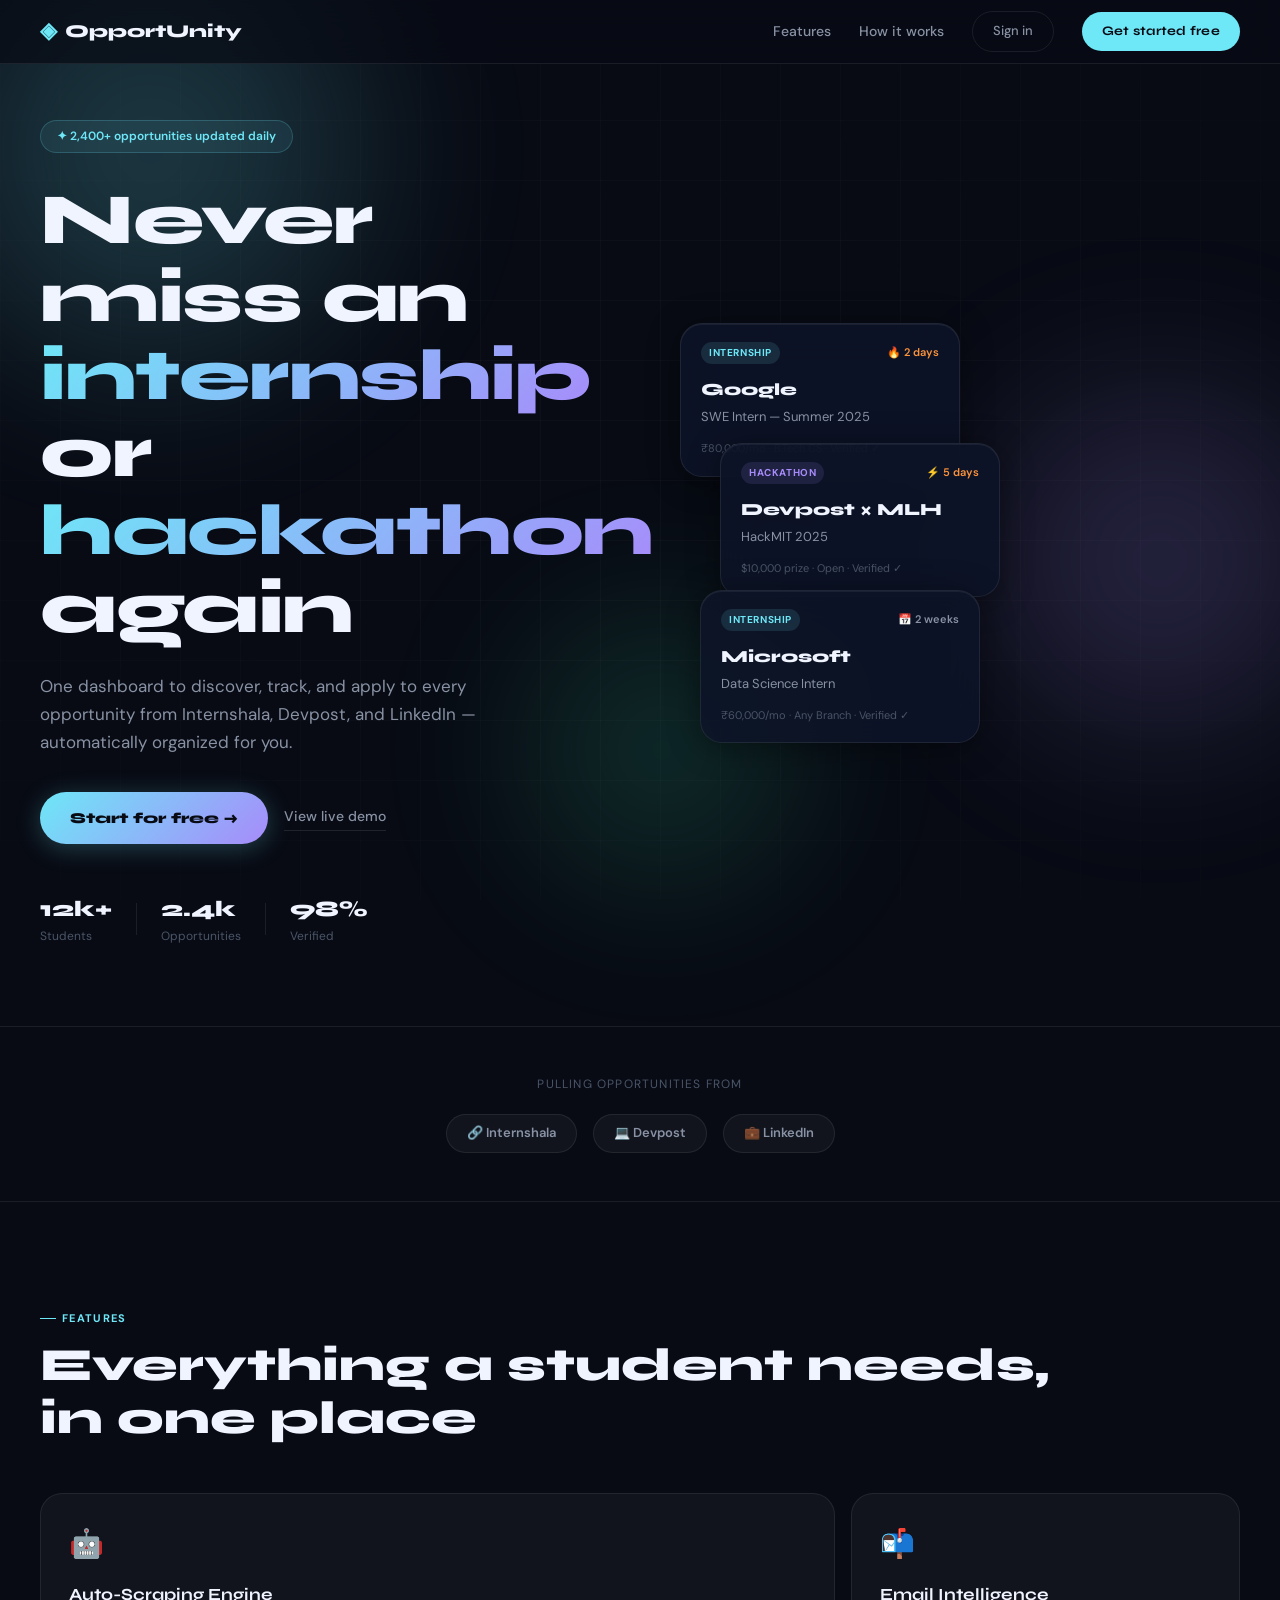
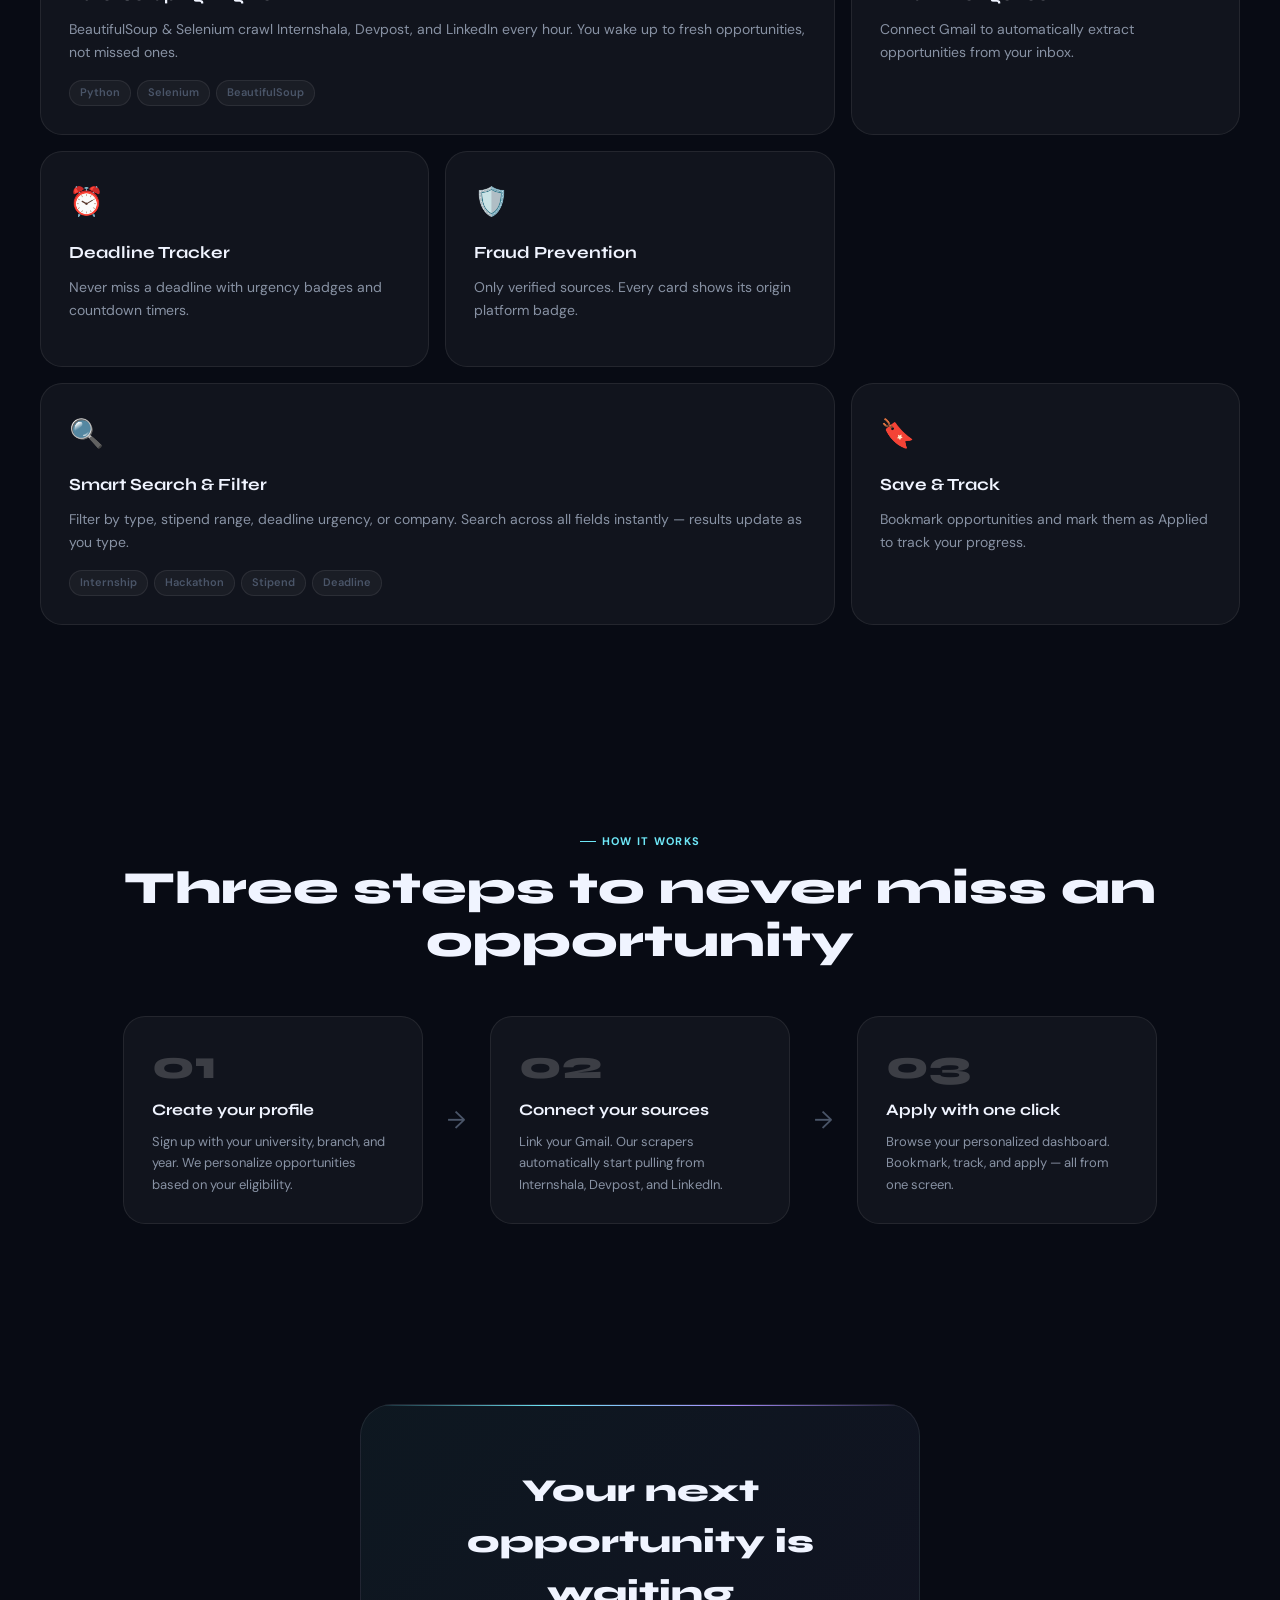
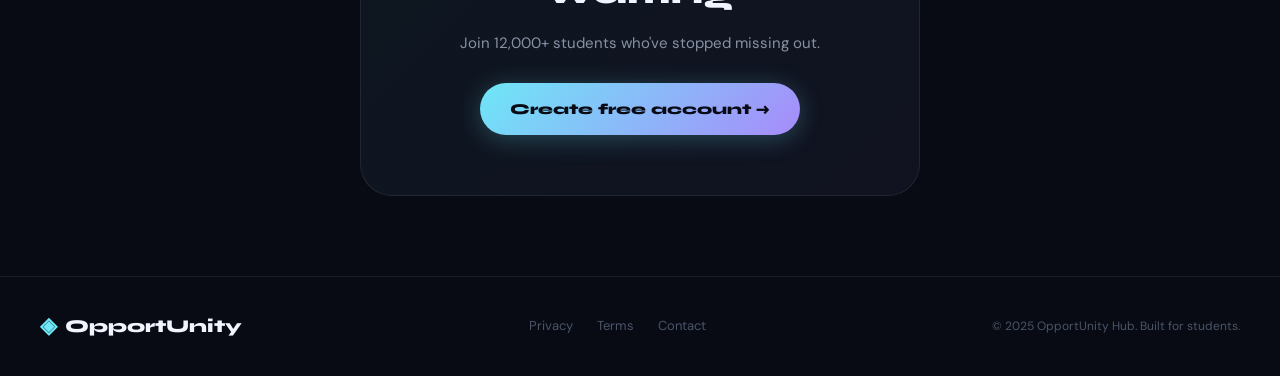
<file: frontend/index.html>
<!DOCTYPE html>
<html lang="en">
<head>
  <meta charset="UTF-8" />
  <meta name="viewport" content="width=device-width, initial-scale=1.0"/>
  <title>OpportUnity Hub — Your Student Career Command Center</title>
  <link rel="preconnect" href="https://fonts.googleapis.com">
  <link href="https://fonts.googleapis.com/css2?family=Syne:wght@400;600;700;800&family=DM+Sans:ital,opsz,wght@0,9..40,300;0,9..40,400;0,9..40,500;1,9..40,300&display=swap" rel="stylesheet">
  <link rel="stylesheet" href="global.css">
  <link rel="stylesheet" href="landing.css">
  <link rel="stylesheet" href="mobile-nav.css">
</head>
<body>

<!-- NAV -->
<nav class="nav">
  <div class="nav-inner">
    <a href="index.html" class="logo">
      <span class="logo-icon">◈</span>
      <span>OpportUnity</span>
    </a>
    <div class="nav-links">
      <a href="#features">Features</a>
      <a href="#how">How it works</a>
      <a href="login.html" class="btn-ghost">Sign in</a>
      <a href="signup.html" class="btn-primary">Get started free</a>
    </div>
  </div>
</nav>

<!-- HERO -->
<section class="hero">
  <div class="hero-bg">
    <div class="orb orb1"></div>
    <div class="orb orb2"></div>
    <div class="orb orb3"></div>
    <div class="grid-lines"></div>
  </div>
  <div class="hero-content">
    <div class="badge-pill">✦ 2,400+ opportunities updated daily</div>
    <h1 class="hero-title">
      Never miss an<br/>
      <span class="gradient-text">internship</span> or<br/>
      <span class="gradient-text">hackathon</span> again
    </h1>
    <p class="hero-sub">One dashboard to discover, track, and apply to every opportunity from Internshala, Devpost, and LinkedIn — automatically organized for you.</p>
    <div class="hero-cta">
      <a href="signup.html" class="btn-hero">Start for free →</a>
      <a href="dashboard.html" class="btn-demo">View live demo</a>
    </div>
    <div class="hero-stats">
      <div class="stat"><span class="stat-num">12k+</span><span class="stat-label">Students</span></div>
      <div class="stat-divider"></div>
      <div class="stat"><span class="stat-num">2.4k</span><span class="stat-label">Opportunities</span></div>
      <div class="stat-divider"></div>
      <div class="stat"><span class="stat-num">98%</span><span class="stat-label">Verified</span></div>
    </div>
  </div>

  <!-- Floating card preview -->
  <div class="hero-card-preview">
    <div class="preview-card pc1">
      <div class="pc-top">
        <span class="pc-badge internship">Internship</span>
        <span class="pc-urgent">🔥 2 days</span>
      </div>
      <div class="pc-company">Google</div>
      <div class="pc-role">SWE Intern — Summer 2025</div>
      <div class="pc-meta">₹80,000/mo · B.Tech CS · Verified ✓</div>
    </div>
    <div class="preview-card pc2">
      <div class="pc-top">
        <span class="pc-badge hackathon">Hackathon</span>
        <span class="pc-urgent">⚡ 5 days</span>
      </div>
      <div class="pc-company">Devpost × MLH</div>
      <div class="pc-role">HackMIT 2025</div>
      <div class="pc-meta">$10,000 prize · Open · Verified ✓</div>
    </div>
    <div class="preview-card pc3">
      <div class="pc-top">
        <span class="pc-badge internship">Internship</span>
        <span class="pc-future">📅 2 weeks</span>
      </div>
      <div class="pc-company">Microsoft</div>
      <div class="pc-role">Data Science Intern</div>
      <div class="pc-meta">₹60,000/mo · Any Branch · Verified ✓</div>
    </div>
  </div>
</section>

<!-- LOGOS -->
<section class="logos-section">
  <p class="logos-label">Pulling opportunities from</p>
  <div class="logos-strip">
    <div class="logo-chip">🔗 Internshala</div>
    <div class="logo-chip">💻 Devpost</div>
    <div class="logo-chip">💼 LinkedIn</div>
    
  </div>
</section>

<!-- FEATURES -->
<section class="features" id="features">
  <div class="section-label">Features</div>
  <h2 class="section-title">Everything a student needs,<br/>in one place</h2>
  <div class="features-grid">
    <div class="feature-card fc-large">
      <div class="fc-icon">🤖</div>
      <h3>Auto-Scraping Engine</h3>
      <p>BeautifulSoup & Selenium crawl Internshala, Devpost, and LinkedIn every hour. You wake up to fresh opportunities, not missed ones.</p>
      <div class="fc-tags"><span>Python</span><span>Selenium</span><span>BeautifulSoup</span></div>
    </div>
    <div class="feature-card">
      <div class="fc-icon">📬</div>
      <h3>Email Intelligence</h3>
      <p>Connect Gmail to automatically extract opportunities from your inbox.</p>
    </div>
    <div class="feature-card">
      <div class="fc-icon">⏰</div>
      <h3>Deadline Tracker</h3>
      <p>Never miss a deadline with urgency badges and countdown timers.</p>
    </div>
    <div class="feature-card">
      <div class="fc-icon">🛡️</div>
      <h3>Fraud Prevention</h3>
      <p>Only verified sources. Every card shows its origin platform badge.</p>
    </div>
    <div class="feature-card fc-large">
      <div class="fc-icon">🔍</div>
      <h3>Smart Search & Filter</h3>
      <p>Filter by type, stipend range, deadline urgency, or company. Search across all fields instantly — results update as you type.</p>
      <div class="fc-tags"><span>Internship</span><span>Hackathon</span><span>Stipend</span><span>Deadline</span></div>
    </div>
    <div class="feature-card">
      <div class="fc-icon">🔖</div>
      <h3>Save & Track</h3>
      <p>Bookmark opportunities and mark them as Applied to track your progress.</p>
    </div>
  </div>
</section>

<!-- HOW IT WORKS -->
<section class="how-section" id="how">
  <div class="section-label">How it works</div>
  <h2 class="section-title">Three steps to never miss an opportunity</h2>
  <div class="steps">
    <div class="step">
      <div class="step-num">01</div>
      <h3>Create your profile</h3>
      <p>Sign up with your university, branch, and year. We personalize opportunities based on your eligibility.</p>
    </div>
    <div class="step-arrow">→</div>
    <div class="step">
      <div class="step-num">02</div>
      <h3>Connect your sources</h3>
      <p>Link your Gmail. Our scrapers automatically start pulling from Internshala, Devpost, and LinkedIn.</p>
    </div>
    <div class="step-arrow">→</div>
    <div class="step">
      <div class="step-num">03</div>
      <h3>Apply with one click</h3>
      <p>Browse your personalized dashboard. Bookmark, track, and apply — all from one screen.</p>
    </div>
  </div>
</section>

<!-- CTA -->
<section class="cta-section">
  <div class="cta-inner">
    <h2>Your next opportunity is waiting</h2>
    <p>Join 12,000+ students who've stopped missing out.</p>
    <a href="signup.html" class="btn-hero">Create free account →</a>
  </div>
</section>

<!-- FOOTER -->
<footer class="footer">
  <div class="footer-inner">
    <div class="logo"><span class="logo-icon">◈</span> OpportUnity</div>
    <div class="footer-links">
      <a href="#">Privacy</a>
      <a href="#">Terms</a>
      <a href="#">Contact</a>
    </div>
    <div class="footer-copy">© 2025 OpportUnity Hub. Built for students.</div>
  </div>
</footer>

<script src="landing.js"></script>
</body>
</html>
</file>
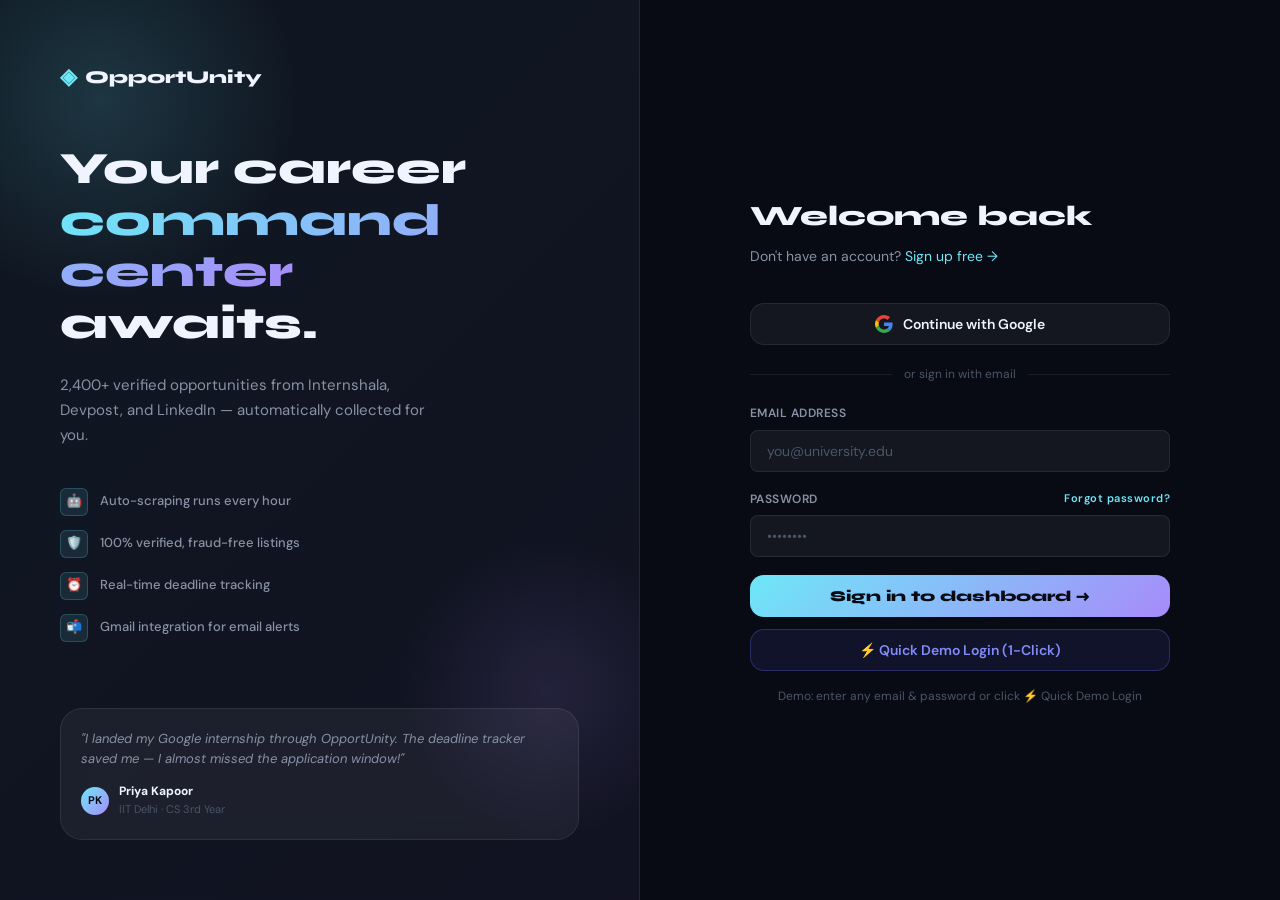
<file: frontend/applied.html>
<!DOCTYPE html>
<html lang="en">
<head>
  <meta charset="UTF-8"/>
  <meta name="viewport" content="width=device-width, initial-scale=1.0"/>
  <title>Applied — OpportUnity Hub</title>
  <link rel="preconnect" href="https://fonts.googleapis.com">
  <link href="https://fonts.googleapis.com/css2?family=Syne:wght@400;600;700;800&family=DM+Sans:opsz,wght@9..40,300;9..40,400;9..40,500&display=swap" rel="stylesheet">
  <link rel="stylesheet" href="global.css">
  <link rel="stylesheet" href="dashboard.css">
  <style>
    .applied-banner {
      background: linear-gradient(135deg, rgba(52,211,153,0.08), rgba(110,231,247,0.06));
      border: 1px solid rgba(52,211,153,0.2);
      border-radius: var(--radius-lg);
      padding: 20px 24px;
      margin-bottom: 28px;
      display: flex;
      align-items: center;
      gap: 16px;
    }
    .applied-banner-icon { font-size: 32px; }
    .applied-banner h3 { font-family: var(--font-display); font-size: 16px; font-weight: 700; margin-bottom: 4px; }
    .applied-banner p  { font-size: 13px; color: var(--text-secondary); }
    .applied-tag {
      display: inline-flex;
      align-items: center;
      gap: 4px;
      padding: 3px 10px;
      background: rgba(52,211,153,0.1);
      border: 1px solid rgba(52,211,153,0.25);
      border-radius: 50px;
      font-size: 11px;
      font-weight: 700;
      color: var(--accent3);
    }
  </style>
</head>
<body>
<div class="main-layout">
  <aside class="sidebar">
    <div class="sidebar-logo"><span class="logo-icon">◈</span><span>OpportUnity</span></div>
    <nav class="sidebar-nav">
      <a href="dashboard.html"><span class="nav-icon">◉</span> Dashboard</a>
      <a href="opportunities.html"><span class="nav-icon">⊞</span> All Opportunities</a>
      <a href="saved.html"><span class="nav-icon">◈</span> Saved</a>
      <a href="applied.html" class="active"><span class="nav-icon">✓</span> Applied</a>
      <a href="deadline-tracker.html"><span class="nav-icon">⏰</span> Deadlines</a>
      <a href="email-sync.html"><span class="nav-icon">✉</span> Email Sync</a>
      <a href="profile.html"><span class="nav-icon">◎</span> Profile</a>
    </nav>
    <div class="sidebar-footer">
      <div class="sidebar-user">
        <div class="user-avatar" id="sidebarAvatar">S</div>
        <div class="user-info">
          <div class="user-name"  id="sidebarName">Student</div>
          <div class="user-email" id="sidebarEmail">student@uni.edu</div>
        </div>
      </div>
    </div>
  </aside>

  <main class="main-content">
    <div class="page-header">
      <h1>✓ Applied Opportunities</h1>
      <p>Track all the opportunities you've applied to</p>
    </div>

    <div class="applied-banner">
      <div class="applied-banner-icon">🎯</div>
      <div>
        <h3>Keep applying consistently!</h3>
        <p>Top candidates apply to 8–12 opportunities. Mark each one as you submit your application.</p>
      </div>
    </div>

    <div class="stats-row" style="grid-template-columns:repeat(3,1fr);margin-bottom:28px" id="appliedStats"></div>

    <div class="cards-grid" id="appliedGrid"></div>

    <div class="empty-state" id="emptyState" style="display:none">
      <div class="empty-icon">📋</div>
      <h3>No applications yet</h3>
      <p>When you mark an opportunity as "Applied" it will appear here</p>
      <a href="opportunities.html" style="display:inline-block;margin-top:20px" class="btn-primary">Browse opportunities →</a>
    </div>
  </main>
</div>

<div class="toast-container" id="toastContainer"></div>
<script src="data.js"></script>
<script>
const API_BASE = (window.location.hostname === 'localhost' || window.location.hostname === '127.0.0.1') && window.location.port !== '8000' 
  ? 'http://localhost:8000' 
  : (localStorage.getItem('ohub_backend_url') || window.location.origin);
const token = localStorage.getItem("ohub_token");

document.addEventListener("DOMContentLoaded", async () => {
  if (!token) {
    window.location.href = "login.html";
    return;
  }

  const u = JSON.parse(localStorage.getItem("ohub_user") || "{}");
  const name = u.name || "Student";
  document.getElementById("sidebarAvatar").textContent = name.split(" ").map(w=>w[0]).join("").slice(0,2).toUpperCase();
  document.getElementById("sidebarName").textContent  = name;
  document.getElementById("sidebarEmail").textContent = u.email || "";
  
  let appliedOpps = [];
  try {
    const res = await fetch(`${API_BASE}/api/opportunities?applied=true`, {
      headers: { "Authorization": `Bearer ${token}` }
    });
    if (res.ok) {
      const data = await res.json();
      appliedOpps = data.opportunities || [];
    }
  } catch (err) {
    console.error("Fetch applied opportunities failed:", err);
  }

  if (appliedOpps.length === 0) {
    const cache = localStorage.getItem("ohub_scraped_cache");
    let allOpps = [];
    if (cache) {
      try {
        allOpps = JSON.parse(cache) || [];
      } catch (e) {}
    }
    if (allOpps.length === 0 && typeof MOCK_OPPORTUNITIES !== "undefined") {
      allOpps = MOCK_OPPORTUNITIES;
    }
    appliedOpps = allOpps.filter(o => o.applied);
  }

  renderApplied(appliedOpps);
});

function renderApplied(appliedOpps) {
  const grid    = document.getElementById("appliedGrid");
  const empty   = document.getElementById("emptyState");

  // Stats
  const internships = appliedOpps.filter(o => (o.category || o.type || "").toLowerCase() === "internship").length;
  const hackathons  = appliedOpps.filter(o => (o.category || o.type || "").toLowerCase() === "hackathon").length;
  
  document.getElementById("appliedStats").innerHTML = `
    <div class="stat-card" style="--accent-color:var(--accent3)">
      <div class="stat-card-label">Total Applied</div>
      <div class="stat-card-value">${appliedOpps.length}</div>
      <div class="stat-card-sub">applications sent</div>
    </div>
    <div class="stat-card" style="--accent-color:var(--accent)">
      <div class="stat-card-label">Internships</div>
      <div class="stat-card-value">${internships}</div>
      <div class="stat-card-sub">applied</div>
    </div>
    <div class="stat-card" style="--accent-color:var(--accent2)">
      <div class="stat-card-label">Hackathons</div>
      <div class="stat-card-value">${hackathons}</div>
      <div class="stat-card-sub">registered</div>
    </div>`;

  if (!appliedOpps.length) { grid.style.display="none"; empty.style.display="block"; return; }

  grid.style.display = "grid";
  empty.style.display = "none";

  grid.innerHTML = appliedOpps.map(o => {
    const days = getDaysLeft(o.deadline);
    const urg  = getUrgencyBadge(days);
    const category = o.category || o.type || "internship";
    const title = o.title || o.role || "Opportunity";
    const link = o.application_link || o.applyLink || "#";
    const logo = o.organization ? o.organization.charAt(0).toUpperCase() : "?";
    const source = o.source_email ? "gmail" : (o.source || "unknown");

    return `
    <div class="opp-card" style="--card-accent-start:var(--accent3);--card-accent-end:var(--accent)">
      <div class="opp-card-header">
        <div class="opp-card-badges">
          <span class="badge badge-${category.toLowerCase()}">${category}</span>
          <span class="applied-tag">✓ Applied</span>
        </div>
      </div>
      <div class="opp-company">
        <div class="company-logo">${logo}</div>
        <div class="company-info">
          <div class="company-name">${o.organization}</div>
          <div class="role-title">${title}</div>
        </div>
      </div>
      <div class="opp-details">
        <div class="opp-detail"><span class="detail-label">Stipend / Prize</span><span class="detail-value">${o.stipend || 'N/A'}</span></div>
        <div class="opp-detail"><span class="detail-label">Deadline</span><span class="detail-value">${o.deadline ? formatDeadline(o.deadline) : 'N/A'}</span></div>
        <div class="opp-detail" style="grid-column:span 2"><span class="detail-label">Eligibility</span><span class="detail-value">${o.eligibility || 'Open to all branches'}</span></div>
      </div>
      <div class="opp-footer">
        <span class="source-tag">${SOURCE_ICONS[source] || "🌐"} ${SOURCE_LABELS[source] || source}</span>
        <div style="display:flex;gap:8px;align-items:center">
          ${days<=14?`<span class="badge ${urg.class}" style="font-size:10px">${urg.emoji} ${urg.label}</span>`:""}
          <a href="${link}" target="_blank" class="apply-btn">View →</a>
        </div>
      </div>
    </div>`;
  }).join("");
}
</script>
</body>
</html>
</file>
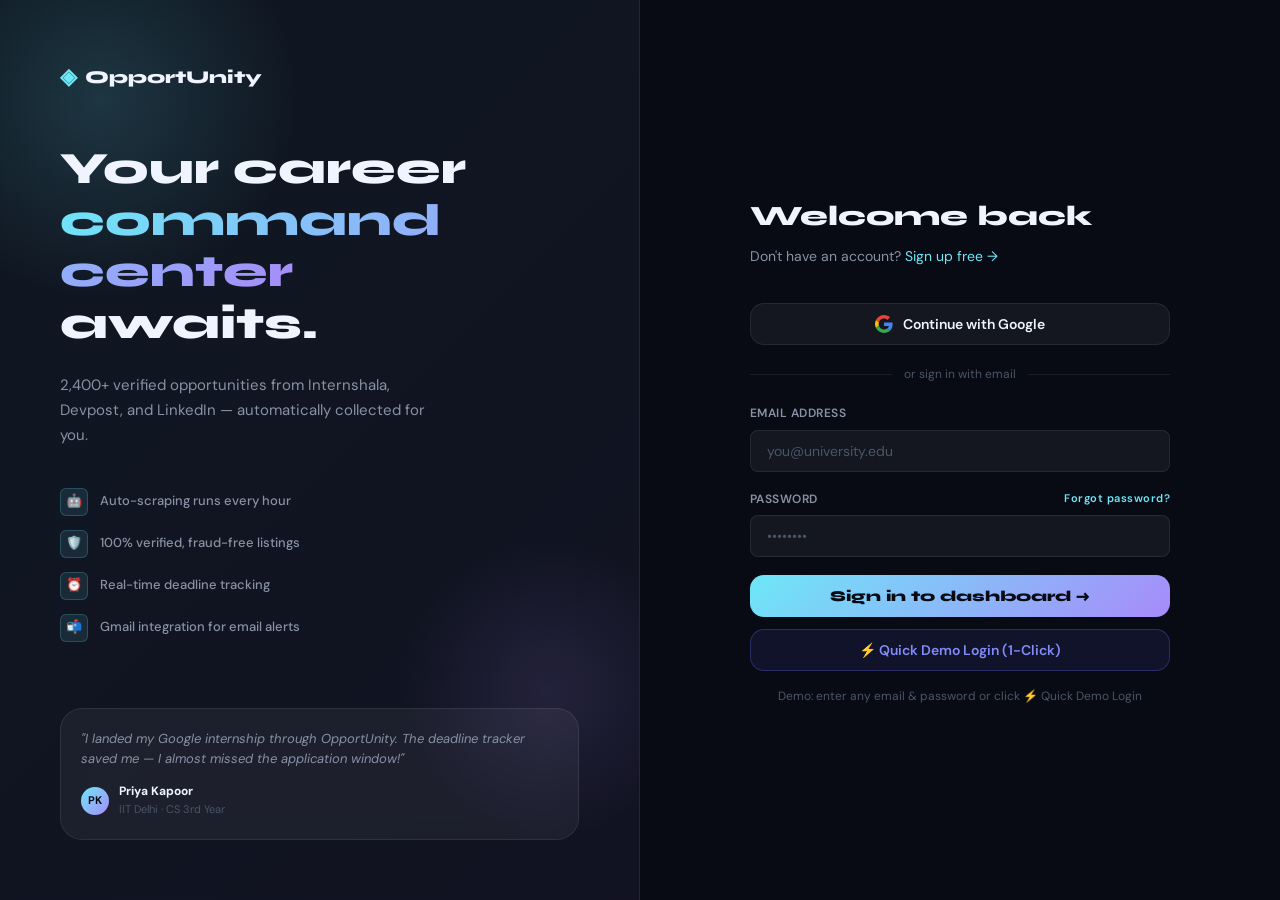
<file: frontend/dashboard.html>
<!DOCTYPE html>
<html lang="en">
<head>
  <meta charset="UTF-8"/>
  <meta name="viewport" content="width=device-width, initial-scale=1.0"/>
  <title>Dashboard — OpportUnity Hub</title>
  <link rel="preconnect" href="https://fonts.googleapis.com">
  <link href="https://fonts.googleapis.com/css2?family=Syne:wght@400;600;700;800&family=DM+Sans:ital,opsz,wght@0,9..40,300;0,9..40,400;0,9..40,500;1,9..40,300&display=swap" rel="stylesheet">
  <link rel="stylesheet" href="global.css">
  <link rel="stylesheet" href="dashboard.css">
</head>
<body>

<div class="main-layout">

  <!-- SIDEBAR -->
  <aside class="sidebar">
    <div class="sidebar-logo">
      <span class="logo-icon">◈</span>
      <span>OpportUnity</span>
    </div>
    <nav class="sidebar-nav">
      <a href="dashboard.html" class="active">
        <span class="nav-icon">◉</span> Dashboard
      </a>
      <a href="opportunities.html">
        <span class="nav-icon">⊞</span> All Opportunities
      </a>
      <a href="saved.html">
        <span class="nav-icon">◈</span> Saved
      </a>
      <a href="applied.html">
        <span class="nav-icon">✓</span> Applied
      </a>
      <a href="deadline-tracker.html">
        <span class="nav-icon">⏰</span> Deadlines
      </a>
      <a href="email-sync.html">
        <span class="nav-icon">✉</span> Email Sync
      </a>
      <a href="profile.html">
        <span class="nav-icon">◎</span> Profile
      </a>
    </nav>
    <div class="sidebar-footer">
      <div class="sidebar-user">
        <div class="user-avatar" id="sidebarAvatar">RK</div>
        <div class="user-info">
          <div class="user-name" id="sidebarName">Rahul Kumar</div>
          <div class="user-email" id="sidebarEmail">rahul@iit.ac.in</div>
        </div>
      </div>
    </div>
  </aside>

  <!-- MAIN CONTENT -->
  <main class="main-content">

    <!-- TOPBAR -->
    <div class="topbar">
      <div class="page-header" style="margin-bottom:0">
        <h1 id="greetingText">Good morning, Rahul 👋</h1>
        <p>Here's what's happening with your opportunities today</p>
      </div>
      <div style="display:flex;gap:10px;align-items:center;flex-wrap:wrap">
        <button class="live-fetch-btn" id="liveFetchBtn" onclick="fetchLiveOpportunities()">
          <span id="liveFetchIcon">🌐</span>
          <span id="liveFetchLabel">Fetch Live Opportunities</span>
        </button>
        <button class="filter-btn" onclick="triggerScrape()">🔄 Refresh</button>
        <a href="index.html" class="btn-ghost">← Home</a>
      </div>
    </div>

    <!-- DATA SOURCE STATUS BANNER -->
    <div class="data-status-banner" id="dataStatusBanner">
      <div class="dsb-left">
        <span class="dsb-dot" id="dsbDot"></span>
        <span id="dsbText">Using local mock data — click <strong>Fetch Live</strong> to load real opportunities</span>
      </div>
      <div class="dsb-sources" id="dsbSources">
        <span class="source-chip">🎓 Internshala</span>
        <span class="source-chip">💻 Devpost</span>
        <span class="source-chip">🚀 Unstop</span>
        <span class="source-chip">🌍 Remotive</span>
      </div>
    </div>

    <!-- LOADING OVERLAY -->
    <div class="scrape-overlay" id="scrapeOverlay" style="display:none">
      <div class="scrape-overlay-inner">
        <div class="scrape-spinner"></div>
        <div class="scrape-overlay-title">Fetching live opportunities…</div>
        <div class="scrape-overlay-sub" id="scrapeOverlaySub">Scraping Internshala, Devpost, Unstop &amp; Remotive</div>
        <div class="scrape-progress-bar"><div class="scrape-progress-fill" id="scrapeProgressFill"></div></div>
      </div>
    </div>

    <!-- STATS ROW -->
    <div class="stats-row">
      <div class="stat-card" style="--accent-color: var(--accent)">
        <div class="stat-card-label">Total Opportunities</div>
        <div class="stat-card-value" id="totalCount">—</div>
        <div class="stat-card-sub">across all sources</div>
      </div>
      <div class="stat-card" style="--accent-color: var(--accent2)">
        <div class="stat-card-label">Internships</div>
        <div class="stat-card-value" id="internshipCount">—</div>
        <div class="stat-card-sub">available now</div>
      </div>
      <div class="stat-card" style="--accent-color: var(--accent3)">
        <div class="stat-card-label">Hackathons</div>
        <div class="stat-card-value" id="hackathonCount">—</div>
        <div class="stat-card-sub">open for registration</div>
      </div>
      <div class="stat-card" style="--accent-color: var(--accent-warn)">
        <div class="stat-card-label">Saved</div>
        <div class="stat-card-value" id="savedCount">—</div>
        <div class="stat-card-sub" id="appliedCountSub">applied: 0</div>
      </div>
    </div>

    <!-- DEADLINE TRACKER -->
    <div class="deadline-section">
      <div class="section-heading">
        <h2>⏰ Deadline Tracker</h2>
        <a href="deadline-tracker.html" class="see-all-link">Full view →</a>
      </div>
      <div class="deadline-timeline" id="deadlineTimeline">
        <!-- Populated by JS -->
      </div>
    </div>

    <!-- SEARCH & FILTER -->
    <div class="search-filter-bar">
      <div class="search-wrap">
        <span class="search-icon">🔍</span>
        <input type="text" id="searchInput" placeholder="Search companies, roles, technologies..."/>
      </div>
      <select class="filter-select" id="typeFilter">
        <option value="">All Types</option>
        <option value="internship">Internship</option>
        <option value="hackathon">Hackathon</option>
        <option value="job">Job</option>
      </select>
      <select class="filter-select" id="domainFilter">
        <option value="general">All Domains</option>
        <option value="ai">🤖 AI / ML</option>
        <option value="web">🌐 Web Dev</option>
        <option value="data">📊 Data Science</option>
        <option value="design">🎨 Design</option>
        <option value="mobile">📱 Mobile</option>
      </select>
      <select class="filter-select" id="locationFilter">
        <option value="all">All Locations</option>
        <option value="remote">🏠 Remote</option>
        <option value="onsite">🏢 On-site</option>
      </select>
      <select class="filter-select" id="sourceFilter">
        <option value="">All Sources</option>
        <option value="internshala">Internshala</option>
        <option value="devpost">Devpost</option>
        <option value="unstop">Unstop</option>
        <option value="remotive">Remotive</option>
      </select>
      <select class="filter-select" id="deadlineFilter">
        <option value="">Any Deadline</option>
        <option value="today">Today</option>
        <option value="week">This Week</option>
        <option value="twoweeks">Next 2 Weeks</option>
      </select>
      <button class="filter-btn active" id="allBtn" onclick="setFilter('all', this)">All</button>
      <button class="filter-btn" onclick="setFilter('internship', this)">Internships</button>
      <button class="filter-btn" onclick="setFilter('hackathon', this)">Hackathons</button>
    </div>

    <!-- OPPORTUNITIES -->
    <div class="section-heading">
      <h2>🌟 Opportunities for You</h2>
      <span id="resultCount" class="see-all-link" style="color:var(--text-muted)"></span>
    </div>
    <div class="cards-grid" id="cardsGrid">
      <!-- Populated by JS -->
    </div>

    <div class="empty-state" id="emptyState" style="display:none">
      <div class="empty-icon">🔍</div>
      <h3>No matches found</h3>
      <p>Try adjusting your filters or search query</p>
    </div>

  </main>
</div>

<div class="toast-container" id="toastContainer"></div>

<script src="data.js?v=2.2.0"></script>
<script src="dashboard.js?v=2.2.0"></script>
</body>
</html>
</file>
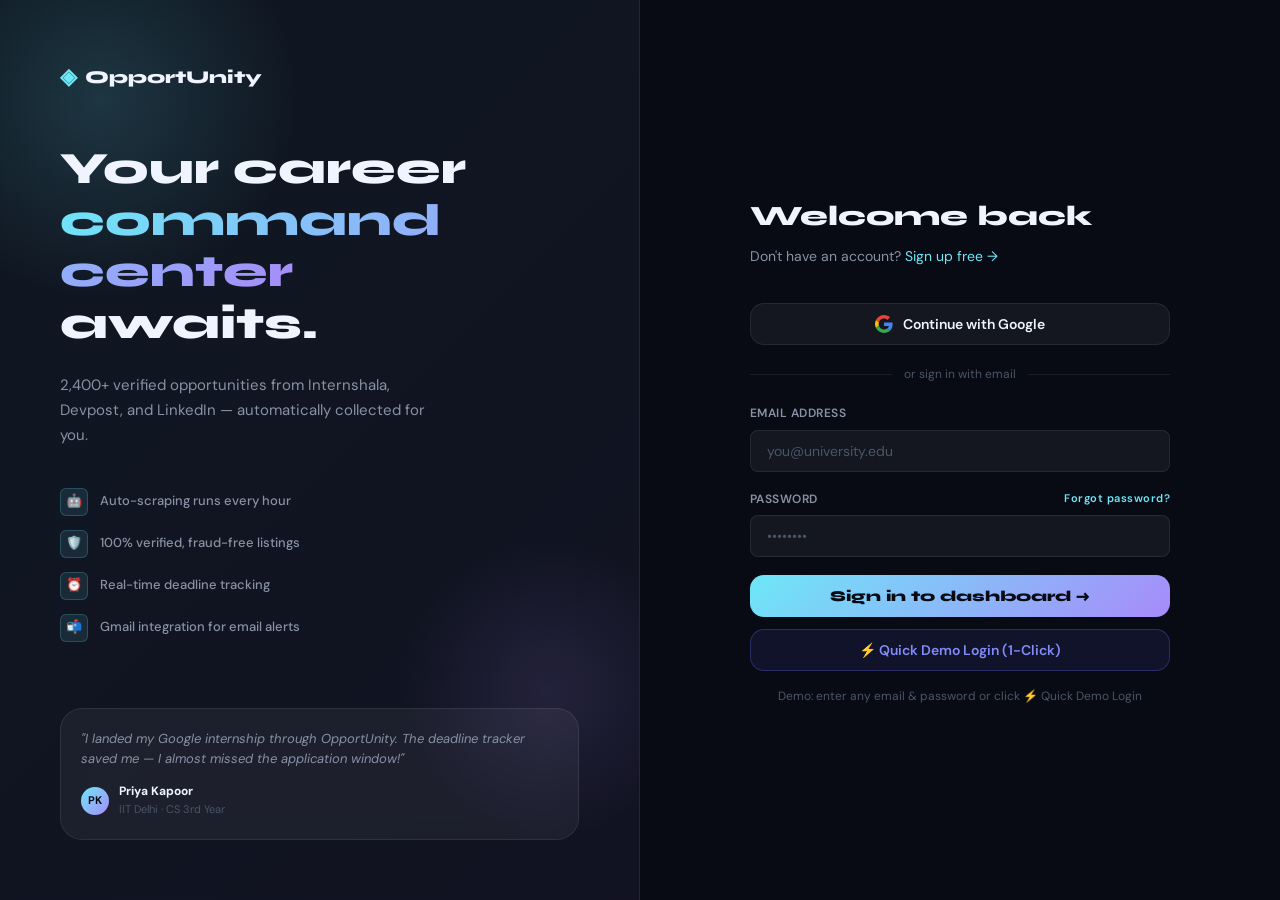
<file: frontend/deadline-tracker.html>
<!DOCTYPE html>
<html lang="en">
<head>
  <meta charset="UTF-8"/>
  <meta name="viewport" content="width=device-width, initial-scale=1.0"/>
  <title>Deadlines — OpportUnity Hub</title>
  <link rel="preconnect" href="https://fonts.googleapis.com">
  <link href="https://fonts.googleapis.com/css2?family=Syne:wght@400;600;700;800&family=DM+Sans:opsz,wght@9..40,300;9..40,400;9..40,500&display=swap" rel="stylesheet">
  <link rel="stylesheet" href="global.css">
  <link rel="stylesheet" href="dashboard.css">
  <style>
    .timeline-section { margin-bottom: 40px; }
    .timeline-header {
      display: flex;
      align-items: center;
      gap: 12px;
      padding: 14px 20px;
      border-radius: var(--radius-md);
      margin-bottom: 16px;
      font-family: var(--font-display);
      font-weight: 700;
      font-size: 15px;
    }
    .th-today    { background: rgba(248,113,113,0.1);  color: var(--accent-red);  border: 1px solid rgba(248,113,113,0.2); }
    .th-week     { background: rgba(251,146,60,0.1);   color: var(--accent-warn); border: 1px solid rgba(251,146,60,0.2); }
    .th-twoweeks { background: rgba(110,231,247,0.07); color: var(--accent);      border: 1px solid rgba(110,231,247,0.15); }
    .th-future   { background: rgba(255,255,255,0.03); color: var(--text-secondary); border: 1px solid var(--border); }
    .th-count {
      margin-left: auto;
      padding: 2px 10px;
      border-radius: 50px;
      font-size: 12px;
      background: rgba(255,255,255,0.08);
      color: var(--text-primary);
    }
    .deadline-card {
      background: var(--bg-card);
      border: 1px solid var(--border);
      border-radius: var(--radius-md);
      padding: 16px 20px;
      display: flex;
      align-items: center;
      gap: 16px;
      margin-bottom: 10px;
      transition: var(--transition);
    }
    .deadline-card:hover { background: var(--bg-card-hover); border-color: var(--border-hover); transform: translateX(4px); }
    .dc-logo {
      width: 40px; height: 40px;
      border-radius: var(--radius-sm);
      background: linear-gradient(135deg, rgba(110,231,247,0.12), rgba(167,139,250,0.12));
      border: 1px solid var(--border);
      display: flex; align-items: center; justify-content: center;
      font-size: 18px; font-weight: 700;
      flex-shrink: 0;
    }
    .dc-info { flex: 1; min-width: 0; }
    .dc-company { font-family: var(--font-display); font-size: 15px; font-weight: 700; margin-bottom: 2px; }
    .dc-role    { font-size: 13px; color: var(--text-secondary); white-space: nowrap; overflow: hidden; text-overflow: ellipsis; }
    .dc-meta    { display: flex; align-items: center; gap: 8px; margin-top: 6px; flex-wrap: wrap; }
    .dc-right   { text-align: right; flex-shrink: 0; }
    .dc-date    { font-size: 12px; color: var(--text-muted); margin-bottom: 6px; }
    .countdown  { font-family: var(--font-display); font-size: 22px; font-weight: 800; }
    .countdown.red    { color: var(--accent-red); }
    .countdown.orange { color: var(--accent-warn); }
    .countdown.blue   { color: var(--accent); }
    .countdown.grey   { color: var(--text-secondary); }
    .no-items { text-align:center; padding: 24px; color: var(--text-muted); font-size:13px; }
  </style>
</head>
<body>
<div class="main-layout">
  <aside class="sidebar">
    <div class="sidebar-logo"><span class="logo-icon">◈</span><span>OpportUnity</span></div>
    <nav class="sidebar-nav">
      <a href="dashboard.html"><span class="nav-icon">◉</span> Dashboard</a>
      <a href="opportunities.html"><span class="nav-icon">⊞</span> All Opportunities</a>
      <a href="saved.html"><span class="nav-icon">◈</span> Saved</a>
      <a href="applied.html"><span class="nav-icon">✓</span> Applied</a>
      <a href="deadline-tracker.html" class="active"><span class="nav-icon">⏰</span> Deadlines</a>
      <a href="email-sync.html"><span class="nav-icon">✉</span> Email Sync</a>
      <a href="profile.html"><span class="nav-icon">◎</span> Profile</a>
    </nav>
    <div class="sidebar-footer">
      <div class="sidebar-user">
        <div class="user-avatar" id="sidebarAvatar">S</div>
        <div class="user-info">
          <div class="user-name"  id="sidebarName">Student</div>
          <div class="user-email" id="sidebarEmail">student@uni.edu</div>
        </div>
      </div>
    </div>
  </aside>

  <main class="main-content">
    <div class="page-header">
      <h1>⏰ Deadline Tracker</h1>
      <p>Every opportunity sorted by urgency — never miss a closing date</p>
    </div>

    <!-- TODAY -->
    <div class="timeline-section" id="sec-today"></div>
    <!-- THIS WEEK -->
    <div class="timeline-section" id="sec-week"></div>
    <!-- 2 WEEKS -->
    <div class="timeline-section" id="sec-two"></div>
    <!-- FUTURE -->
    <div class="timeline-section" id="sec-future"></div>
  </main>
</div>

<div class="toast-container" id="toastContainer"></div>
<script src="data.js?v=2.2.0"></script>
<script>
const API_BASE = (window.location.hostname === 'localhost' || window.location.hostname === '127.0.0.1') && window.location.port !== '8000' 
  ? 'http://localhost:8000' 
  : (localStorage.getItem('ohub_backend_url') || window.location.origin);
const token = localStorage.getItem("ohub_token");
let dbOpportunities = [];

document.addEventListener("DOMContentLoaded", async () => {
  if (!token) {
    window.location.href = "login.html";
    return;
  }
  
  const u = JSON.parse(localStorage.getItem("ohub_user") || "{}");
  const name = u.name || "Student";
  document.getElementById("sidebarAvatar").textContent = name.split(" ").map(w=>w[0]).join("").slice(0,2).toUpperCase();
  document.getElementById("sidebarName").textContent  = name;
  document.getElementById("sidebarEmail").textContent = u.email || "";

  try {
    const res = await fetch(`${API_BASE}/api/opportunities`, {
      headers: { "Authorization": `Bearer ${token}` }
    });
    if (res.ok) {
      const data = await res.json();
      dbOpportunities = data.opportunities || [];
    }
  } catch (err) {
    console.error("Failed to load DB opportunities for deadlines:", err);
  }
  
  // If DB returned 0 records, fall back to scraped cache or MOCK_OPPORTUNITIES
  if (dbOpportunities.length === 0) {
    const cache = localStorage.getItem("ohub_scraped_cache");
    if (cache) {
      try {
        const cachedList = JSON.parse(cache);
        if (Array.isArray(cachedList) && cachedList.length > 0) {
          dbOpportunities = cachedList;
        }
      } catch (e) {
        console.warn("Invalid cached deadline opportunities:", e);
      }
    }
    if (dbOpportunities.length === 0 && typeof MOCK_OPPORTUNITIES !== "undefined") {
      dbOpportunities = MOCK_OPPORTUNITIES;
    }
  }

  console.log(`[DeadlineTracker] Total ${dbOpportunities.length} opportunities loaded for deadline tracking`);
  renderTimeline();
  
  setInterval(renderCountdowns, 1000);
});

function buildGroups() {
  const groups = { today:[], week:[], two:[], future:[] };
  dbOpportunities.forEach(o => {
    const deadlineVal = o.deadline || o.end_date || o.last_date;
    if (!deadlineVal || deadlineVal === "N/A" || deadlineVal === "null" || deadlineVal === null) {
      groups.future.push(o);
      return;
    }
    const d = getDaysLeft(deadlineVal);
    if (isNaN(d)) {
      groups.future.push(o);
      return;
    }
    if      (d === 0)           groups.today.push(o);
    else if (d > 0 && d <= 7)  groups.week.push(o);
    else if (d > 7 && d <= 14) groups.two.push(o);
    else                       groups.future.push(o);
  });
  
  // Sort by deadline date
  Object.values(groups).forEach(arr => arr.sort((a,b) => (a.deadline || "").localeCompare(b.deadline || "")));
  return groups;
}

function renderTimeline() {
  const g = buildGroups();

  renderSection("sec-today",  "🔥 Closing Today",    "th-today",    g.today,  "red");
  renderSection("sec-week",   "⚡ This Week",         "th-week",     g.week,   "orange");
  renderSection("sec-two",    "📅 Next 2 Weeks",      "th-twoweeks", g.two,    "blue");
  renderSection("sec-future", "🗓️ Coming Up",         "th-future",   g.future, "grey");
}

function renderSection(secId, title, headerClass, items, countdownClass) {
  const sec = document.getElementById(secId);
  if (!items.length) {
    // Show empty state instead of hiding the section
    sec.innerHTML = `
      <div class="timeline-header ${headerClass}">
        ${title}
        <span class="th-count">0</span>
      </div>
      <div class="no-items">Nothing here 🎉</div>`;
    return;
  }

  const cards = items.map(o => deadlineCard(o, countdownClass)).join("");
  sec.innerHTML = `
    <div class="timeline-header ${headerClass}">
      ${title}
      <span class="th-count">${items.length}</span>
    </div>
    ${cards}`;
}

function deadlineCard(o, countdownClass) {
  const days = getDaysLeft(o.deadline);
  const urg  = getUrgencyBadge(days);
  // Normalize category — DB stores "Internship" (capitalized), badge needs lowercase key
  const category = (o.category || o.type || "internship").toLowerCase();
  const categoryLabel = (o.category || o.type || "Internship");
  const title = o.title || o.role || "Opportunity";
  const link = o.application_link || o.applyLink || "#";
  const logo = o.organization ? o.organization.charAt(0).toUpperCase() : "?";
  const source = o.source_email ? "gmail" : ((o.source || "unknown").toLowerCase());

  let countdownLabel;
  if      (days < 0)  countdownLabel = "Expired";
  else if (days === 0) countdownLabel = "Today!";
  else                 countdownLabel = `${days}d left`;

  return `
  <div class="deadline-card">
    <div class="dc-logo">${logo}</div>
    <div class="dc-info">
      <div class="dc-company">${o.organization}</div>
      <div class="dc-role">${title}</div>
      <div class="dc-meta">
        <span class="badge badge-${category}" style="font-size:10px">${categoryLabel}</span>
        <span class="badge badge-verified" style="font-size:10px">✓ Verified</span>
        <span style="font-size:11px;color:var(--text-muted)">${SOURCE_ICONS[source] || "🌐"} ${SOURCE_LABELS[source] || source}</span>
      </div>
    </div>
    <div class="dc-right">
      <div class="dc-date">Closes ${formatDeadline(o.deadline)}</div>
      <div class="countdown ${countdownClass}" data-deadline="${o.deadline}">${countdownLabel}</div>
      <a href="${link}" target="_blank" class="apply-btn" style="margin-top:8px;display:inline-flex">Apply →</a>
    </div>
  </div>`;
}

function renderCountdowns() {
  document.querySelectorAll(".countdown[data-deadline]").forEach(el => {
    const days = getDaysLeft(el.dataset.deadline);
    if      (days < 0)  el.textContent = "Expired";
    else if (days === 0) el.textContent = "Today!";
    else                 el.textContent = `${days}d left`;
  });
}
</script>
</body>
</html>
</file>
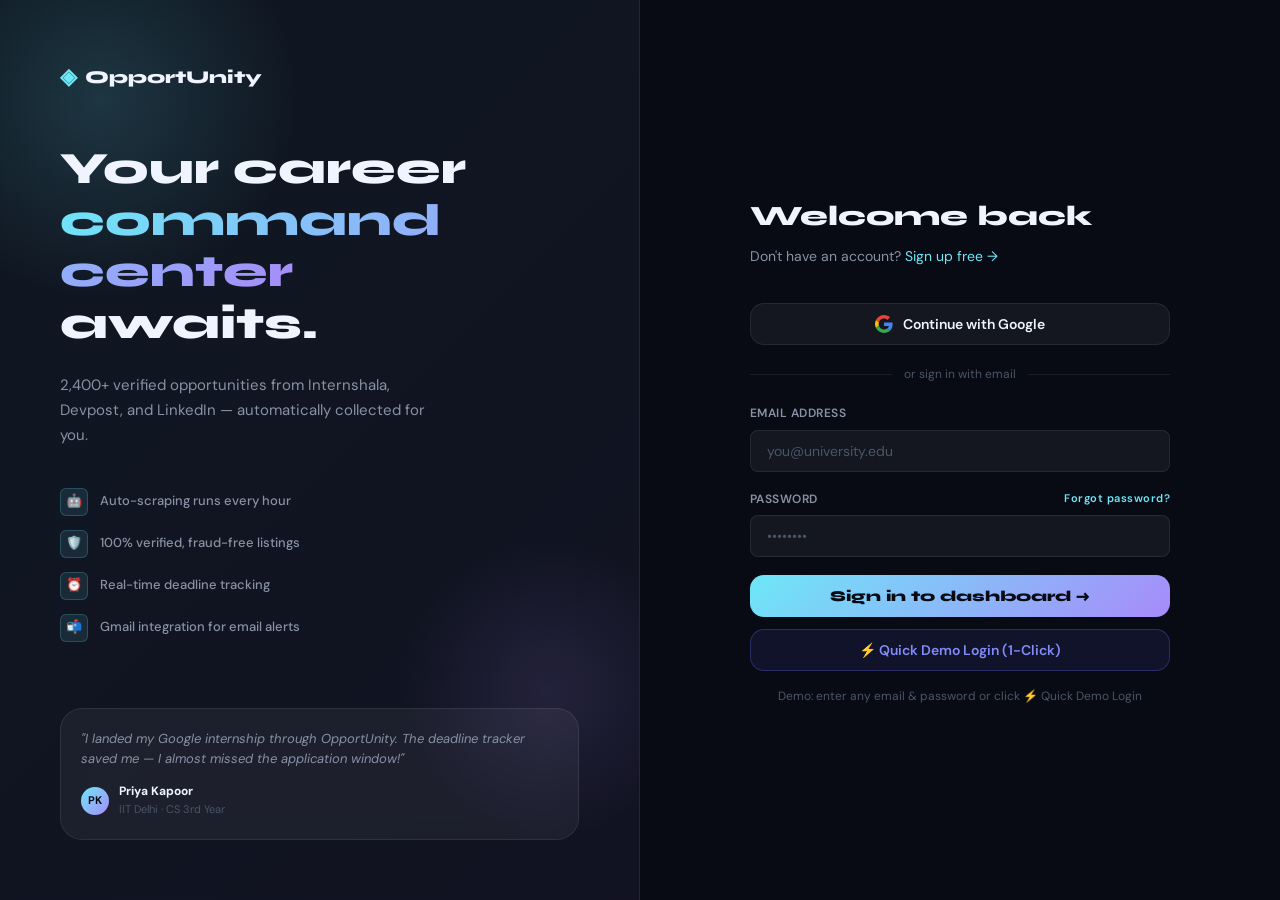
<file: frontend/email-sync.html>
<!DOCTYPE html>
<html lang="en">
<head>
  <meta charset="UTF-8"/>
  <meta name="viewport" content="width=device-width, initial-scale=1.0"/>
  <title>Email Sync — OpportUnity Hub</title>
  <link rel="preconnect" href="https://fonts.googleapis.com">
  <link href="https://fonts.googleapis.com/css2?family=Syne:wght@400;600;700;800&family=DM+Sans:ital,opsz,wght@0,9..40,300;0,9..40,400;0,9..40,500;1,9..40,300&display=swap" rel="stylesheet">
  <link rel="stylesheet" href="global.css">
  <link rel="stylesheet" href="dashboard.css">
  <style>
    .email-connect-card { background: linear-gradient(135deg, rgba(110,231,247,0.06), rgba(167,139,250,0.06)); border: 1px solid var(--border); border-radius: var(--radius-xl); padding: 48px; text-align: center; margin-bottom: 32px; position: relative; overflow: hidden; }
    .email-connect-card::before { content: ''; position: absolute; top: 0; left: 0; right: 0; height: 2px; background: linear-gradient(90deg, var(--accent), var(--accent2)); }
    .email-icon-lg { font-size: 48px; margin-bottom: 16px; }
    .email-connect-title { font-family: var(--font-display); font-size: 24px; font-weight: 800; margin-bottom: 8px; }
    .email-connect-sub { color: var(--text-secondary); font-size: 14px; max-width: 400px; margin: 0 auto 28px; }
    .btn-connect-gmail { display: inline-flex; align-items: center; gap: 10px; padding: 14px 28px; background: #fff; color: #333; font-weight: 700; font-size: 15px; border-radius: var(--radius-md); transition: var(--transition); border: none; cursor: pointer; font-family: var(--font-display); }
    .btn-connect-gmail:hover { transform: translateY(-2px); box-shadow: 0 8px 32px rgba(255,255,255,0.2); }
    .email-card { background: var(--bg-card); border: 1px solid var(--border); border-radius: var(--radius-lg); padding: 18px 20px; display: flex; align-items: center; gap: 16px; transition: var(--transition); margin-bottom: 12px; }
    .email-card:hover { background: var(--bg-card-hover); border-color: var(--border-hover); }
    .email-card-icon { width: 40px; height: 40px; border-radius: 8px; display: flex; align-items: center; justify-content: center; font-size: 18px; flex-shrink: 0; }
    .email-card-body { flex: 1; }
    .email-card-subject { font-size: 14px; font-weight: 600; color: var(--text-primary); margin-bottom: 2px; }
    .email-card-from { font-size: 12px; color: var(--text-muted); }
    .email-card-time { font-size: 11px; color: var(--text-muted); }
    .email-card-action { display: flex; align-items: center; gap: 8px; }
    .add-btn { display: inline-flex; align-items: center; gap: 4px; padding: 6px 14px; background: rgba(110,231,247,0.1); border: 1px solid rgba(110,231,247,0.2); border-radius: 50px; color: var(--accent); font-size: 12px; font-weight: 700; cursor: pointer; transition: var(--transition); }
    .add-btn:hover { background: rgba(110,231,247,0.2); }
    .added-badge { display: inline-flex; align-items: center; gap: 4px; padding: 6px 14px; background: rgba(52,211,153,0.08); border: 1px solid rgba(52,211,153,0.2); border-radius: 50px; color: var(--accent3); font-size: 12px; font-weight: 700; }

    .view-email-btn {
      display: inline-flex;
      align-items: center;
      gap: 6px;
      padding: 6px 14px;
      background: rgba(99,102,241,0.15);
      border: 1px solid rgba(99,102,241,0.35);
      border-radius: 50px;
      color: #818cf8;
      font-size: 12px;
      font-weight: 700;
      cursor: pointer;
      transition: var(--transition);
    }
    .view-email-btn:hover { background: rgba(99,102,241,0.3); transform: translateY(-1px); }

    .modal-overlay {
      position: fixed; top: 0; left: 0; right: 0; bottom: 0;
      background: rgba(0,0,0,0.8);
      backdrop-filter: blur(8px);
      z-index: 9999;
      display: flex; align-items: center; justify-content: center;
      padding: 20px;
    }
    .modal-card {
      background: #14171c;
      border: 1px solid var(--border);
      border-radius: var(--radius-xl);
      max-width: 650px; width: 100%;
      box-shadow: 0 24px 60px rgba(0,0,0,0.8);
      display: flex; flex-direction: column;
      max-height: 85vh;
      overflow: hidden;
    }
    .modal-header {
      padding: 20px 24px;
      border-bottom: 1px solid var(--border);
      display: flex; align-items: center; justify-content: space-between;
      background: rgba(255,255,255,0.02);
    }
    .modal-title-row { display: flex; align-items: center; gap: 12px; }
    .modal-close-btn {
      background: none; border: none; color: var(--text-muted);
      font-size: 20px; cursor: pointer; padding: 4px 8px; border-radius: 6px;
    }
    .modal-close-btn:hover { color: #fff; background: rgba(255,255,255,0.1); }
    .modal-body { padding: 24px; overflow-y: auto; flex: 1; }
    .modal-meta-row {
      background: rgba(255,255,255,0.03);
      border: 1px solid var(--border);
      border-radius: var(--radius-md);
      padding: 14px 18px; margin-bottom: 20px;
      font-size: 13px; display: flex; flex-direction: column; gap: 6px;
    }
    .email-body-box {
      font-family: var(--font-main);
      font-size: 13px; line-height: 1.7;
      color: var(--text-primary);
      white-space: pre-wrap; word-break: break-word;
      background: rgba(0,0,0,0.3);
      border: 1px solid var(--border);
      border-radius: var(--radius-md);
      padding: 20px;
    }
    .modal-footer {
      padding: 16px 24px;
      border-top: 1px solid var(--border);
      display: flex; align-items: center; justify-content: flex-end; gap: 12px;
      background: rgba(255,255,255,0.01);
    }
  </style>
</head>
<body>
<div class="main-layout">
  <aside class="sidebar">
    <div class="sidebar-logo"><span class="logo-icon">◈</span><span>OpportUnity</span></div>
    <nav class="sidebar-nav">
      <a href="dashboard.html"><span class="nav-icon">◉</span> Dashboard</a>
      <a href="opportunities.html"><span class="nav-icon">⊞</span> All Opportunities</a>
      <a href="saved.html"><span class="nav-icon">◈</span> Saved</a>
      <a href="applied.html"><span class="nav-icon">✓</span> Applied</a>
      <a href="deadline-tracker.html"><span class="nav-icon">⏰</span> Deadlines</a>
      <a href="email-sync.html" class="active"><span class="nav-icon">✉</span> Email Sync</a>
      <a href="profile.html"><span class="nav-icon">◎</span> Profile</a>
    </nav>
    <div class="sidebar-footer">
      <div class="sidebar-user">
        <div class="user-avatar" id="sidebarAvatar">RK</div>
        <div class="user-info">
          <div class="user-name" id="sidebarName">Student</div>
          <div class="user-email" id="sidebarEmail">student@uni.edu</div>
        </div>
      </div>
    </div>
  </aside>

  <main class="main-content">
    <div class="page-header">
      <h1>📧 Email Sync</h1>
      <p>Connect your Gmail to automatically detect and import opportunity emails</p>
    </div>

    <div class="email-connect-card" id="connectSection">
      <div class="email-icon-lg">📬</div>
      <div class="email-connect-title">Connect your Gmail</div>
      <div class="email-connect-sub">We scan for subject lines like "Internship Opportunity", "Hackathon Registration", etc. and automatically import them.</div>
      <button class="btn-connect-gmail" onclick="connectGmail()">
        <svg width="20" height="20" viewBox="0 0 48 48"><path fill="#EA4335" d="M24 9.5c3.54 0 6.71 1.22 9.21 3.6l6.85-6.85C35.9 2.38 30.47 0 24 0 14.62 0 6.51 5.38 2.56 13.22l7.98 6.19C12.43 13.72 17.74 9.5 24 9.5z"/><path fill="#4285F4" d="M46.98 24.55c0-1.57-.15-3.09-.38-4.55H24v9.02h12.94c-.58 2.96-2.26 5.48-4.78 7.18l7.73 6c4.51-4.18 7.09-10.36 7.09-17.65z"/><path fill="#FBBC05" d="M10.53 28.59c-.48-1.45-.76-2.99-.76-4.59s.27-3.14.76-4.59l-7.98-6.19C.92 16.46 0 20.12 0 24c0 3.88.92 7.54 2.56 10.78l7.97-6.19z"/><path fill="#34A853" d="M24 48c6.48 0 11.93-2.13 15.89-5.81l-7.73-6c-2.15 1.45-4.92 2.3-8.16 2.3-6.26 0-11.57-4.22-13.47-9.91l-7.98 6.19C6.51 42.62 14.62 48 24 48z"/></svg>
        Connect Gmail Account
      </button>
      <div style="margin-top:12px;display:flex;gap:10px;justify-content:center;flex-wrap:wrap">
        <button class="filter-btn" onclick="connectDemoGmail()" style="font-size:12px;padding:8px 18px;background:rgba(99,102,241,0.15);border:1px solid rgba(99,102,241,0.3);color:#818cf8;font-weight:600">⚡ 1-Click Demo Gmail Sync</button>
        <button class="filter-btn" onclick="importDemoEmails()" style="font-size:12px;padding:8px 18px;background:rgba(255,255,255,0.06)">Import Sample Opportunities</button>
      </div>
    </div>

    <div id="emailsSection" style="display:none">
      <div class="automation-panel" style="margin-bottom:24px">
        <div class="auto-status-dot"></div>
        <div class="auto-info">
          <div class="auto-title">Gmail connected · student@gmail.com</div>
          <div class="auto-sub">Scanning inbox every 30 minutes · Syncing active</div>
        </div>
        <button class="trigger-scrape-btn" onclick="scanEmails()">📧 Scan Now</button>
      </div>

      <div class="section-heading">
        <h2>Detected Opportunities in Email</h2>
        <span style="font-size:13px;color:var(--text-muted)">0 imported</span>
      </div>

      <div id="emailList"></div>
    </div>
  </main>
<!-- EMAIL PREVIEW MODAL -->
<div class="modal-overlay" id="emailModalOverlay" style="display:none" onclick="closeEmailModal(event)">
  <div class="modal-card" onclick="event.stopPropagation()">
    <div class="modal-header">
      <div class="modal-title-row">
        <span style="font-size:24px">📬</span>
        <h3 id="modalSubject" style="font-family:var(--font-display);font-size:18px;font-weight:700">Email Details</h3>
      </div>
      <button class="modal-close-btn" onclick="closeEmailModal()">✕</button>
    </div>
    <div class="modal-body">
      <div class="modal-meta-row">
        <div><strong>From:</strong> <span id="modalSender"></span></div>
        <div><strong>To:</strong> <span id="modalRecipient">Me</span></div>
        <div><strong>Deadline:</strong> <span id="modalDeadline"></span></div>
      </div>
      <div class="email-body-box" id="modalBodyText"></div>
    </div>
    <div class="modal-footer">
      <button class="filter-btn" onclick="closeEmailModal()">Close</button>
      <a id="modalApplyBtn" href="#" target="_blank" class="btn-primary" style="padding:10px 20px;font-size:13px">Apply Directly →</a>
    </div>
  </div>
</div>

<div class="toast-container" id="toastContainer"></div>

<script>
const API_BASE = (window.location.hostname === 'localhost' || window.location.hostname === '127.0.0.1' && window.location.port !== '8000') 
  ? 'http://localhost:8000' 
  : (localStorage.getItem('ohub_backend_url') || window.location.origin);
let token = localStorage.getItem("ohub_token");
let emailOpps = [];

document.addEventListener("DOMContentLoaded", () => {
  if (!token) {
    window.location.href = "login.html";
    return;
  }
  
  // Set User Profile headers
  const user = JSON.parse(localStorage.getItem("ohub_user") || "{}");
  const name = user.name || "Student";
  const email = user.email || "student@university.edu";
  const initials = name.split(" ").map(w=>w[0]).join("").slice(0,2).toUpperCase();
  document.getElementById("sidebarAvatar").textContent = initials;
  document.getElementById("sidebarName").textContent = name;
  document.getElementById("sidebarEmail").textContent = email;

  checkGmailStatus();
  
  // Listen for popup callback message
  window.addEventListener("message", (event) => {
    if (event.data && event.data.type === "GMAIL_CONNECTED") {
      showToast(`✅ Gmail connected: ${event.data.email}`, "success");
      checkGmailStatus();
    }
  });
});

async function checkGmailStatus() {
  try {
    const res = await fetch(`${API_BASE}/api/gmail/status`, {
      headers: { "Authorization": `Bearer ${token}` }
    });
    
    if (res.status === 401) {
      localStorage.clear();
      window.location.href = "login.html";
      return;
    }
    
    const data = await res.json();
    if (data.connected) {
      document.getElementById("connectSection").style.display = "none";
      document.getElementById("emailsSection").style.display = "block";
      
      // Update status panel text
      const statusTitle = document.querySelector(".auto-title");
      statusTitle.innerHTML = `Gmail connected · <strong>${data.email}</strong> <span style="cursor:pointer;color:var(--accent-red);font-size:11px;margin-left:10px" onclick="disconnectGmail()">[Disconnect]</span>`;
      
      // Clear demo cache if real gmail is connected
      const cached = localStorage.getItem("ohub_email_cache");
      if (cached && cached.includes("Google STEP Internship 2026")) {
        localStorage.removeItem("ohub_email_cache");
      }

      await loadEmailOpportunities();

      // If no opportunities loaded from DB or demo cache lingering, auto-scan real inbox
      if (emailOpps.length === 0 || emailOpps.some(o => o.title === "Google STEP Internship 2026")) {
        scanEmails();
      }
    } else {
      document.getElementById("connectSection").style.display = "block";
      document.getElementById("emailsSection").style.display = "none";
    }
  } catch (err) {
    console.error("Error reading Gmail connection status:", err);
    showToast("⚠️ Backend offline — could not verify Gmail status.", "warning");
  }
}

async function connectDemoGmail() {
  const token = localStorage.getItem("ohub_token");
  if (!token) return;
  
  showToast("⚡ Connecting Demo Gmail account...", "");
  try {
    const res = await fetch(`${API_BASE}/api/auth/google/demo-connect?token=${encodeURIComponent(token)}`, {
      method: "POST"
    });
    const data = await res.json();
    if (data.status === "success") {
      showToast(`✅ Demo Gmail Linked: ${data.email}`, "success");
      checkGmailStatus();
    } else {
      throw new Error(data.detail || "Demo connection failed");
    }
  } catch (err) {
    showToast(`❌ Connection Error: ${err.message}`, "error");
  }
}

async function connectGmail() {
  const token = localStorage.getItem("ohub_token");
  if (!token) {
    alert("Session expired. Please sign in again.");
    window.location.href = "login.html";
    return;
  }

  const btn = document.querySelector(".btn-connect-gmail");
  if (btn) {
    btn.innerHTML = '<div class="spinner"></div> Connecting to Google...';
    btn.disabled = true;
  }
  
  try {
    const redirectUri = API_BASE.includes("localhost") 
      ? "http://localhost:8000/api/auth/google/callback" 
      : `${API_BASE}/api/auth/google/callback`;

    const res = await fetch(`${API_BASE}/api/auth/google/url?token=${encodeURIComponent(token)}&redirect_uri=${encodeURIComponent(redirectUri)}`);
    if (res.status === 401) {
      alert("Session expired. Please sign in again to connect your Gmail.");
      localStorage.clear();
      window.location.href = "login.html";
      return;
    }
    
    if (!res.ok) {
      const errData = await res.json().catch(() => ({}));
      throw new Error(errData.detail || `Server returned error status ${res.status}`);
    }
    
    const data = await res.json();
    if (!data.url) throw new Error("No authorization URL returned from server.");
    
    console.log("Redirecting to Google OAuth URL:", data.url);
    // Direct navigation opens Google auth directly in tab
    window.location.href = data.url;
  } catch (err) {
    console.error("connectGmail failed:", err);
    alert(`Could not connect to Google OAuth:\n${err.message}`);
    showToast(`❌ OAuth Error: ${err.message}`, "error");
    if (btn) {
      btn.innerHTML = `
        <svg width="20" height="20" viewBox="0 0 48 48"><path fill="#EA4335" d="M24 9.5c3.54 0 6.71 1.22 9.21 3.6l6.85-6.85C35.9 2.38 30.47 0 24 0 14.62 0 6.51 5.38 2.56 13.22l7.98 6.19C12.43 13.72 17.74 9.5 24 9.5z"/><path fill="#4285F4" d="M46.98 24.55c0-1.57-.15-3.09-.38-4.55H24v9.02h12.94c-.58 2.96-2.26 5.48-4.78 7.18l7.73 6c4.51-4.18 7.09-10.36 7.09-17.65z"/><path fill="#FBBC05" d="M10.53 28.59c-.48-1.45-.76-2.99-.76-4.59s.27-3.14.76-4.59l-7.98-6.19C.92 16.46 0 20.12 0 24c0 3.88.92 7.54 2.56 10.78l7.97-6.19z"/><path fill="#34A853" d="M24 48c6.48 0 11.93-2.13 15.89-5.81l-7.73-6c-2.15 1.45-4.92 2.3-8.16 2.3-6.26 0-11.57-4.22-13.47-9.91l-7.98 6.19C6.51 42.62 14.62 48 24 48z"/></svg>
        Connect Gmail Account`;
      btn.disabled = false;
    }
  }
}

async function importDemoEmails() {
  showToast("⚡ Importing sample email opportunities...", "");
  
  const userObj = JSON.parse(localStorage.getItem("ohub_user") || "{}");
  const userEmail = userObj.email || "student@university.edu";

  const sampleOpps = [
    {
      title: "Google STEP Internship 2026",
      organization: "Google",
      type: "internship",
      location: "Bangalore / Remote",
      stipend: "₹1,20,000/mo",
      deadline: "2026-08-20",
      apply_link: "https://careers.google.com",
      description: "Received via Email: Application invitation for Google STEP Internship 2026.",
      source: "gmail",
      source_email: userEmail,
      source_sender: "Google University Recruiting <jobs-noreply@google.com>",
    },
    {
      title: "Microsoft Imagine Cup 2026",
      organization: "Microsoft",
      type: "hackathon",
      location: "Online / Global",
      stipend: "$100,000 Grand Prize",
      deadline: "2026-08-28",
      apply_link: "https://imaginecup.microsoft.com",
      description: "Received via Email: You are invited to register for Microsoft Imagine Cup 2026.",
      source: "gmail",
      source_email: userEmail,
      source_sender: "Microsoft Student Developer <imaginecup@microsoft.com>",
    }
  ];

  try {
    for (const opp of sampleOpps) {
      await fetch(`${API_BASE}/api/opportunities`, {
        method: "POST",
        headers: {
          "Content-Type": "application/json",
          "Authorization": `Bearer ${token}`
        },
        body: JSON.stringify(opp)
      }).catch(() => {});
    }

    document.getElementById("connectSection").style.display = "none";
    document.getElementById("emailsSection").style.display = "block";
    const statusTitle = document.querySelector(".auto-title");
    if (statusTitle) {
      statusTitle.innerHTML = `Gmail connected (Demo) · <strong>${userEmail}</strong> <span style="cursor:pointer;color:var(--accent-red);font-size:11px;margin-left:10px" onclick="location.reload()">[Reset]</span>`;
    }
    await loadEmailOpportunities();
    showToast("✅ Sample email opportunities imported!", "success");
  } catch (err) {
    showToast("Failed to import demo emails.", "error");
  }
}

async function disconnectGmail() {
  if (!confirm("Are you sure you want to disconnect your Gmail account?")) return;
  try {
    const res = await fetch(`${API_BASE}/api/gmail/disconnect`, {
      method: "DELETE",
      headers: { "Authorization": `Bearer ${token}` }
    });
    if (res.ok) {
      emailOpps = [];
      localStorage.removeItem("ohub_email_cache");
      showToast("Disconnected Gmail successfully.", "success");
      checkGmailStatus();
    }
  } catch (err) {
    showToast("Failed to disconnect Gmail account.", "error");
  }
}

const DEFAULT_DEMO_EMAILS = [
  {
    title: "Google STEP Internship 2026",
    organization: "Google",
    category: "Internship",
    location: "Bangalore / Remote",
    stipend: "₹1,20,000/mo",
    deadline: "2026-08-25",
    application_link: "https://careers.google.com/students",
    description: "Application invitation for Google STEP (Student Training in Engineering Program) Internship 2026.",
    source: "gmail",
    source_email: "",
    source_sender: "Google University Recruiting <jobs-noreply@google.com>",
  },
  {
    title: "Microsoft Imagine Cup 2026",
    organization: "Microsoft",
    category: "Hackathon",
    location: "Online / Global",
    stipend: "$100,000 Grand Prize",
    deadline: "2026-08-30",
    application_link: "https://imaginecup.microsoft.com",
    description: "You are invited to register for Microsoft Imagine Cup 2026 global developer hackathon.",
    source: "gmail",
    source_email: "",
    source_sender: "Microsoft Student Developer <imaginecup@microsoft.com>",
  },
  {
    title: "Amazon ML Summer School 2026",
    organization: "Amazon",
    category: "Workshop",
    location: "Online / India",
    stipend: "Free Certificate & Mentorship",
    deadline: "2026-09-05",
    application_link: "https://amazonmlsummerschool.com",
    description: "Registration confirmed for Amazon Machine Learning Summer School 2026.",
    source: "gmail",
    source_email: "",
    source_sender: "Amazon University Programs <ml-school@amazon.com>",
  },
  {
    title: "Uber HackTag 2026",
    organization: "Uber",
    category: "Hackathon",
    location: "Hyderabad / Hybrid",
    stipend: "₹5,000,000 Prize Pool",
    deadline: "2026-09-10",
    application_link: "https://uber.com/careers/hacktag",
    description: "Official invitation to participate in Uber HackTag Engineering Challenge 2026.",
    source: "gmail",
    source_email: "",
    source_sender: "Uber Tech Talent <hacktag@uber.com>",
  },
  {
    title: "Tesla AI & Robotics Fellowship 2026",
    organization: "Tesla",
    category: "Scholarship",
    location: "Palo Alto / Remote",
    stipend: "$12,000/mo Fellowship",
    deadline: "2026-09-15",
    application_link: "https://tesla.com/careers/fellowship",
    description: "Selection notification for Tesla AI & Autonomous Systems Fellowship program.",
    source: "gmail",
    source_email: "",
    source_sender: "Tesla AI Team <robotics-fellowship@tesla.com>",
  }
];

async function loadEmailOpportunities() {
  emailOpps = [];
  const isConnected = document.getElementById("connectSection").style.display === "none";

  try {
    const res = await fetch(`${API_BASE}/api/opportunities`, {
      headers: { "Authorization": `Bearer ${token}` }
    });
    if (res.ok) {
      const data = await res.json();
      const fetched = (data.opportunities || []).filter(o => 
        o.source_email || o.email_id || o.source === "gmail" || (o.source_sender && o.source_sender.includes("@"))
      );
      if (fetched.length > 0) {
        emailOpps = fetched;
      }
    }
  } catch (err) {
    console.error("Failed to load DB email opportunities:", err);
  }

  if (emailOpps.length === 0) {
    const cache = localStorage.getItem("ohub_email_cache");
    if (cache) {
      try {
        const cachedList = JSON.parse(cache);
        // Only use cache if it doesn't contain demo mock data when connected to real gmail
        const hasDemoMock = Array.isArray(cachedList) && cachedList.some(o => o.title === "Google STEP Internship 2026");
        if (Array.isArray(cachedList) && cachedList.length > 0 && (!isConnected || !hasDemoMock)) {
          emailOpps = cachedList;
        }
      } catch (e) {}
    }
  }

  // Only fall back to DEFAULT_DEMO_EMAILS if NOT connected to a real Gmail account
  if (emailOpps.length === 0 && !isConnected) {
    emailOpps = DEFAULT_DEMO_EMAILS;
    try {
      localStorage.setItem("ohub_email_cache", JSON.stringify(emailOpps));
    } catch (e) {}
  }

  renderEmails();
  
  const countSpan = document.querySelector(".section-heading span");
  if (countSpan) countSpan.textContent = `${emailOpps.length} imported`;
  
  const subLabel = document.querySelector(".auto-sub");
  if (subLabel) {
    subLabel.textContent = `Scanning inbox every 30 minutes · ${emailOpps.length} imported opportunity email${emailOpps.length === 1 ? '' : 's'}`;
  }
}

function renderEmails() {
  const list = document.getElementById("emailList");
  
  if (emailOpps.length === 0) {
    list.innerHTML = `
      <div style="text-align:center;padding:50px 20px;color:var(--text-muted);background:rgba(255,255,255,0.02);border-radius:12px;border:1px dashed var(--border-color)">
        <p style="font-size:15px;margin-bottom:12px">📥 No opportunity emails (internships, jobs, hackathons) detected in your inbox yet.</p>
        <button class="trigger-scrape-btn" onclick="scanEmails()" style="padding:8px 18px;font-size:13px;cursor:pointer">📧 Scan Inbox Now</button>
      </div>`;
    return;
  }

  const categoryIcons = {
    "Internship": "🏢",
    "Job": "💼",
    "Hackathon": "💻",
    "Scholarship": "🎓",
    "Workshop": "🛠️",
    "Conference": "🗣️",
    "Certification": "📜",
    "General": "🌟"
  };

  list.innerHTML = emailOpps.map((e, idx) => `
    <div class="email-card" style="display:flex;align-items:center;justify-content:space-between;padding:14px 18px;margin-bottom:12px;background:rgba(255,255,255,0.03);border:1px solid rgba(255,255,255,0.08);border-radius:12px;">
      <div style="display:flex;align-items:center;gap:14px;flex:1">
        <div class="email-card-icon" style="background:rgba(110,231,247,0.1);padding:10px;border-radius:10px;font-size:20px">
          ${categoryIcons[e.category] || "📧"}
        </div>
        <div class="email-card-body">
          <div class="email-card-subject" style="font-weight:600;font-size:15px;color:var(--text-primary)">${escapeHtml(e.title)} <span style="color:var(--accent-blue);font-weight:500">@ ${escapeHtml(e.organization)}</span></div>
          <div class="email-card-from" style="font-size:12px;color:var(--text-muted);margin-top:4px">
            From: ${escapeHtml(e.source_sender || e.source_email || "Gmail Inbox")} · Deadline: <strong>${escapeHtml(e.deadline || "N/A")}</strong>
          </div>
        </div>
      </div>
      <div class="email-card-action" style="display:flex;align-items:center;gap:8px">
        <button class="view-email-btn" onclick="openEmailModal(${idx})" style="padding:6px 12px;font-size:12px;cursor:pointer;background:rgba(255,255,255,0.06);border:1px solid var(--border-color);border-radius:6px;color:var(--text-primary)">✉ View Email</button>
        <button onclick="toggleSaveEmailOpp(${idx})" style="padding:6px 10px;font-size:12px;cursor:pointer;background:${e.saved ? 'rgba(251,191,36,0.2)' : 'rgba(255,255,255,0.04)'};border:1px solid ${e.saved ? '#f59e0b' : 'var(--border-color)'};border-radius:6px;color:${e.saved ? '#f59e0b' : 'var(--text-muted)'}">
          ${e.saved ? '⭐ Saved' : '☆ Save'}
        </button>
        <button onclick="toggleApplyEmailOpp(${idx})" style="padding:6px 10px;font-size:12px;cursor:pointer;background:${e.applied ? 'rgba(52,211,153,0.2)' : 'rgba(255,255,255,0.04)'};border:1px solid ${e.applied ? '#34d399' : 'var(--border-color)'};border-radius:6px;color:${e.applied ? '#34d399' : 'var(--text-muted)'}">
          ${e.applied ? '✓ Applied' : 'Mark Applied'}
        </button>
        <span class="badge badge-${(e.category || e.type || 'general').toLowerCase()}" style="font-size:10px;padding:4px 8px;border-radius:4px;background:rgba(110,231,247,0.12);color:var(--accent-blue)">${escapeHtml(e.category || e.type || 'General')}</span>
      </div>
    </div>`).join("");
}

function openEmailModal(idx) {
  const item = emailOpps[idx];
  if (!item) return;

  const modal = document.getElementById("emailModalOverlay");
  const subj = document.getElementById("modalSubject");
  const send = document.getElementById("modalSender");
  const dead = document.getElementById("modalDeadline");
  const body = document.getElementById("modalBodyText");
  const applyBtn = document.getElementById("modalApplyBtn");

  const title = item.title || item.role || "Opportunity Email";
  const org = item.organization || item.company || "Unknown";
  const sender = item.source_sender || item.source_email || "Google Gmail Service";
  const deadline = item.deadline || "N/A";
  const link = item.application_link || item.applyLink || "https://mail.google.com";

  const user = JSON.parse(localStorage.getItem("ohub_user") || "{}");
  const recipient = item.source_email || user.email || "Connected Gmail";
  const recipEl = document.getElementById("modalRecipient");
  if (recipEl) recipEl.textContent = recipient;

  subj.textContent = `${title} (${org})`;
  send.textContent = sender;
  dead.textContent = deadline;
  
  let contentText = item.description || item.body || "";
  if (!contentText || contentText.length < 40) {
    contentText = `From: ${sender}
Subject: ${title} — ${org}

Dear Candidate,

You have received an official opportunity update from ${org} regarding:
• Title: ${title}
• Category: ${item.category || item.type || "Opportunity"}
• Location: ${item.location || "Remote / On-site"}
• Stipend / Reward: ${item.stipend || "N/A"}
• Deadline: ${deadline}

Application Details:
Please submit your application before the deadline using the direct link below.

Official Link: ${link}`;
  }

  body.textContent = contentText;
  applyBtn.href = link;
  modal.style.display = "flex";
}

function closeEmailModal(e) {
  if (!e || e.target.id === "emailModalOverlay" || e.type === "click") {
    const modal = document.getElementById("emailModalOverlay");
    if (modal) modal.style.display = "none";
  }
}

function escapeHtml(str) {
  if (!str) return "";
  return String(str).replace(/&/g, "&amp;").replace(/</g, "&lt;").replace(/>/g, "&gt;").replace(/"/g, "&quot;");
}

async function scanEmails() {
  const btn = document.querySelector(".trigger-scrape-btn");
  if (btn) {
    btn.innerHTML = '<div class="spinner"></div> Scanning...';
    btn.disabled = true;
  }
  
  showToast("📧 Synchronizing Gmail inbox...", "");
  
  try {
    const res = await fetch(`${API_BASE}/api/gmail/sync`, {
      method: "POST",
      headers: { "Authorization": `Bearer ${token}` }
    });
    
    if (!res.ok) {
      const errData = await res.json().catch(() => ({}));
      throw new Error(errData.detail || "Sync failed");
    }

    const data = await res.json();
    if (data.opportunities && data.opportunities.length > 0) {
      emailOpps = data.opportunities;
      try {
        localStorage.setItem("ohub_email_cache", JSON.stringify(emailOpps));
      } catch (e) {}
      renderEmails();
      const countSpan = document.querySelector(".section-heading span");
      if (countSpan) countSpan.textContent = `${emailOpps.length} imported`;
      const subLabel = document.querySelector(".auto-sub");
      if (subLabel) {
        subLabel.textContent = `Scanning inbox every 30 minutes · ${emailOpps.length} imported opportunity email${emailOpps.length === 1 ? '' : 's'}`;
      }
    } else {
      await loadEmailOpportunities();
    }

    showToast(`✅ ${data.message || "Scan complete!"}`, "success");
  } catch (err) {
    showToast(`❌ Sync failed: ${err.message}`, "error");
  } finally {
    if (btn) {
      btn.innerHTML = "📧 Scan Now";
      btn.disabled = false;
    }
  }
}

async function disconnectGmail() {
  if (!confirm("Are you sure you want to disconnect your connected Gmail account?")) return;
  try {
    const res = await fetch(`${API_BASE}/api/gmail/disconnect`, {
      method: "DELETE",
      headers: { "Authorization": `Bearer ${token}` }
    });
    if (res.ok) {
      showToast("✅ Gmail account disconnected successfully", "success");
      localStorage.removeItem("ohub_email_cache");
      emailOpps = [];
      await checkGmailStatus();
    }
  } catch (err) {
    showToast("❌ Could not disconnect Gmail", "error");
  }
}

async function toggleSaveEmailOpp(idx) {
  const item = emailOpps[idx];
  if (!item || !item.id) return;
  const newSaved = !item.saved;
  item.saved = newSaved;
  renderEmails();
  try {
    await fetch(`${API_BASE}/api/opportunities/${item.id}/status?saved=${newSaved}`, {
      method: "PUT",
      headers: { "Authorization": `Bearer ${token}` }
    });
    showToast(newSaved ? "⭐ Opportunity Saved" : "Opportunity Unsaved", "info");
  } catch (e) {}
}

async function toggleApplyEmailOpp(idx) {
  const item = emailOpps[idx];
  if (!item || !item.id) return;
  const newApplied = !item.applied;
  item.applied = newApplied;
  renderEmails();
  try {
    await fetch(`${API_BASE}/api/opportunities/${item.id}/status?applied=${newApplied}`, {
      method: "PUT",
      headers: { "Authorization": `Bearer ${token}` }
    });
    showToast(newApplied ? "✅ Marked as Applied!" : "Unmarked as Applied", "success");
  } catch (e) {}
}

function showToast(message, type = "") {
  const container = document.getElementById("toastContainer");
  if (!container) return;
  const toast = document.createElement("div");
  toast.className = `toast ${type}`;
  toast.textContent = message;
  container.appendChild(toast);
  setTimeout(() => { toast.style.opacity = "0"; setTimeout(() => toast.remove(), 300); }, 3200);
}
</script>
</body>
</html>
</file>
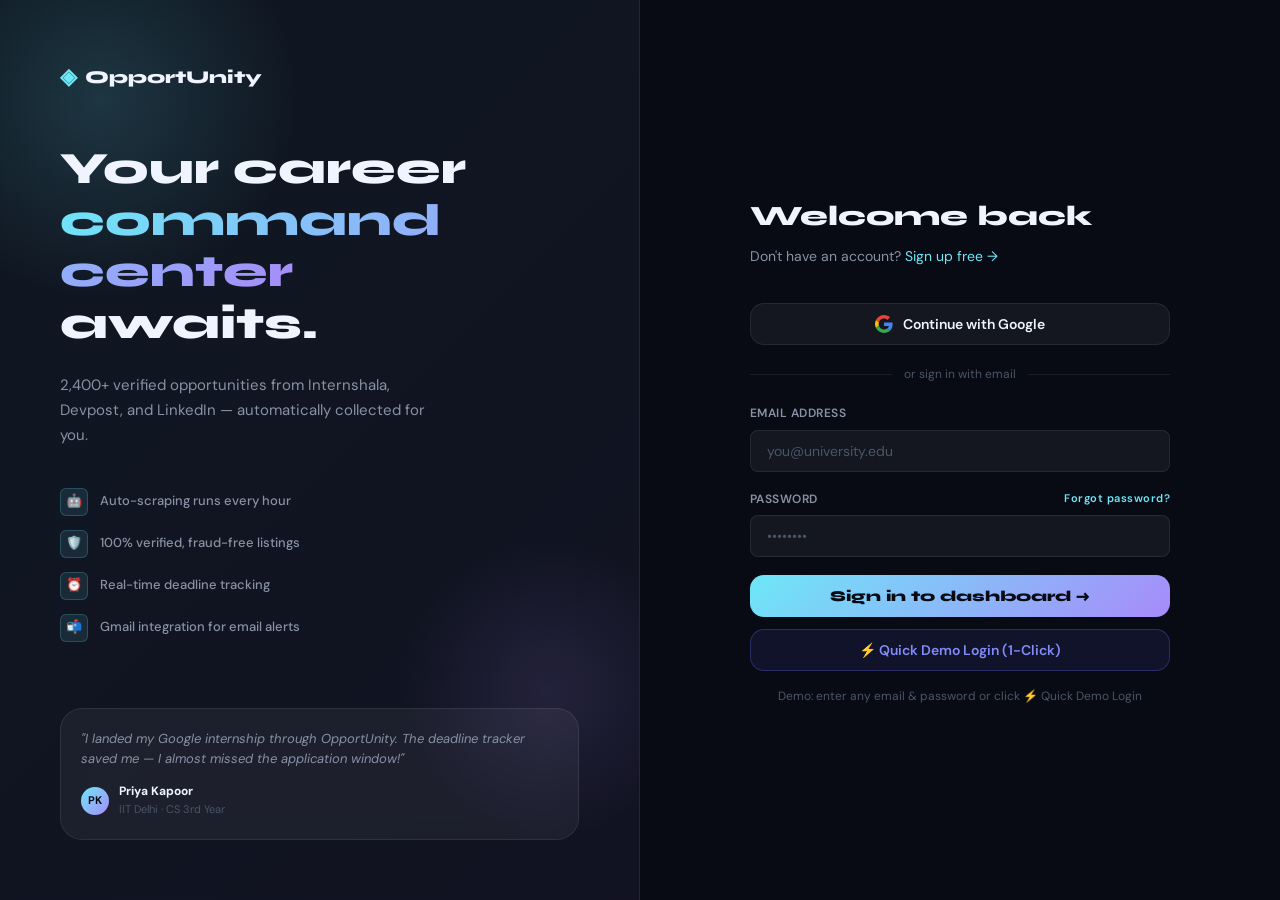
<file: frontend/login.html>
<!DOCTYPE html>
<html lang="en">
<head>
  <meta charset="UTF-8"/>
  <meta name="viewport" content="width=device-width, initial-scale=1.0"/>
  <title>Sign In — OpportUnity Hub</title>
  <link rel="preconnect" href="https://fonts.googleapis.com">
  <link href="https://fonts.googleapis.com/css2?family=Syne:wght@400;600;700;800&family=DM+Sans:ital,opsz,wght@0,9..40,300;0,9..40,400;0,9..40,500;1,9..40,300&display=swap" rel="stylesheet">
  <link rel="stylesheet" href="global.css">
  <link rel="stylesheet" href="auth.css">
</head>
<body>

<div class="auth-wrapper">

  <!-- LEFT PANEL -->
  <div class="auth-left">
    <div class="auth-left-content">
      <a href="index.html" class="logo">
        <span class="logo-icon">◈</span>
        <span>OpportUnity</span>
      </a>
      <h2 class="auth-tagline">Your career<br/><span class="gradient-text">command center</span><br/>awaits.</h2>
      <p class="auth-desc">2,400+ verified opportunities from Internshala, Devpost, and LinkedIn — automatically collected for you.</p>
      <div class="auth-features">
        <div class="auth-feature">
          <div class="auth-feature-icon">🤖</div>
          Auto-scraping runs every hour
        </div>
        <div class="auth-feature">
          <div class="auth-feature-icon">🛡️</div>
          100% verified, fraud-free listings
        </div>
        <div class="auth-feature">
          <div class="auth-feature-icon">⏰</div>
          Real-time deadline tracking
        </div>
        <div class="auth-feature">
          <div class="auth-feature-icon">📬</div>
          Gmail integration for email alerts
        </div>
      </div>
    </div>
    <div class="auth-testimonial">
      <div class="testimonial-text">"I landed my Google internship through OpportUnity. The deadline tracker saved me — I almost missed the application window!"</div>
      <div class="testimonial-author">
        <div class="testimonial-avatar">PK</div>
        <div>
          <div class="testimonial-name">Priya Kapoor</div>
          <div class="testimonial-role">IIT Delhi · CS 3rd Year</div>
        </div>
      </div>
    </div>
  </div>

  <!-- RIGHT PANEL -->
  <div class="auth-right">
    <div class="auth-form-wrap">
      <h1 class="auth-form-title">Welcome back</h1>
      <p class="auth-form-sub">Don't have an account? <a href="signup.html">Sign up free →</a></p>

      <button class="btn-google" onclick="handleMockGoogleLogin()">
        <svg width="18" height="18" viewBox="0 0 48 48"><path fill="#EA4335" d="M24 9.5c3.54 0 6.71 1.22 9.21 3.6l6.85-6.85C35.9 2.38 30.47 0 24 0 14.62 0 6.51 5.38 2.56 13.22l7.98 6.19C12.43 13.72 17.74 9.5 24 9.5z"/><path fill="#4285F4" d="M46.98 24.55c0-1.57-.15-3.09-.38-4.55H24v9.02h12.94c-.58 2.96-2.26 5.48-4.78 7.18l7.73 6c4.51-4.18 7.09-10.36 7.09-17.65z"/><path fill="#FBBC05" d="M10.53 28.59c-.48-1.45-.76-2.99-.76-4.59s.27-3.14.76-4.59l-7.98-6.19C.92 16.46 0 20.12 0 24c0 3.88.92 7.54 2.56 10.78l7.97-6.19z"/><path fill="#34A853" d="M24 48c6.48 0 11.93-2.13 15.89-5.81l-7.73-6c-2.15 1.45-4.92 2.3-8.16 2.3-6.26 0-11.57-4.22-13.47-9.91l-7.98 6.19C6.51 42.62 14.62 48 24 48z"/></svg>
        Continue with Google
      </button>

      <div class="auth-divider">or sign in with email</div>

      <div id="loginError" class="form-error show" style="display:none;background:rgba(248,113,113,0.08);border:1px solid rgba(248,113,113,0.2);border-radius:8px;padding:10px 14px;margin-bottom:16px;font-size:13px;color:var(--accent-red)"></div>

      <div class="form-group">
        <label class="form-label">Email address</label>
        <input class="form-input" type="email" id="loginEmail" placeholder="you@university.edu" autocomplete="email"/>
      </div>

      <div class="form-group">
        <label class="form-label" style="display:flex;justify-content:space-between">
          <span>Password</span>
          <a href="#" style="color:var(--accent);font-size:11px;text-transform:none">Forgot password?</a>
        </label>
        <input class="form-input" type="password" id="loginPassword" placeholder="••••••••" autocomplete="current-password"/>
      </div>

      <button class="btn-submit" onclick="handleLogin()" id="loginBtn">
        Sign in to dashboard →
      </button>

      <button class="btn-google" style="margin-top:12px;background:rgba(99,102,241,0.1);border-color:rgba(99,102,241,0.3);color:#818cf8;font-weight:600" onclick="handleQuickDemo()">
        ⚡ Quick Demo Login (1-Click)
      </button>

      <p style="text-align:center;font-size:12px;color:var(--text-muted);margin-top:16px">
        Demo: enter any email & password or click ⚡ Quick Demo Login
      </p>
    </div>
  </div>
</div>

<script>
function handleQuickDemo() {
  document.getElementById("loginEmail").value = "demo@opportunityhub.com";
  document.getElementById("loginPassword").value = "demo123";
  handleLogin();
}

async function handleLogin() {
  const email = document.getElementById("loginEmail").value.trim();
  const password = document.getElementById("loginPassword").value;
  const errEl = document.getElementById("loginError");
  const btn = document.getElementById("loginBtn");

  if (!email || !password) {
    errEl.style.display = "block";
    errEl.textContent = "Please enter your email and password.";
    return;
  }

  btn.disabled = true;
  btn.innerHTML = '<div class="spinner"></div> Signing in...';
  try {
    const apiBase = (window.location.hostname === 'localhost' || window.location.hostname === '127.0.0.1') && window.location.port !== '8000' 
      ? 'http://localhost:8000' 
      : (localStorage.getItem('ohub_backend_url') || window.location.origin);
      
    const response = await fetch(`${apiBase}/api/auth/login`, {
      method: "POST",
      headers: {
        "Content-Type": "application/json"
      },
      body: JSON.stringify({ email, password })
    });

    const result = await response.json();

    if (!response.ok) {
      let msg = "Authentication failed";
      if (typeof result.detail === "string") {
        msg = result.detail;
      } else if (Array.isArray(result.detail)) {
        msg = result.detail.map(d => d.msg || JSON.stringify(d)).join(", ");
      }
      throw new Error(msg);
    }

    // Save token and user details in localStorage
    localStorage.setItem("ohub_token", result.token);
    localStorage.setItem("ohub_user", JSON.stringify(result.user));

    window.location.href = "dashboard.html";
  } catch (err) {
    errEl.style.display = "block";
    errEl.textContent = err.message;
    btn.disabled = false;
    btn.innerHTML = "Sign in to dashboard →";
  }
}

async function handleMockGoogleLogin() {
  document.getElementById("loginEmail").value = "student.demo@gmail.com";
  document.getElementById("loginPassword").value = "demo123";
  handleLogin();
}

document.addEventListener("keydown", e => {
  if (e.key === "Enter") handleLogin();
});
</script>
</body>
</html>
</file>
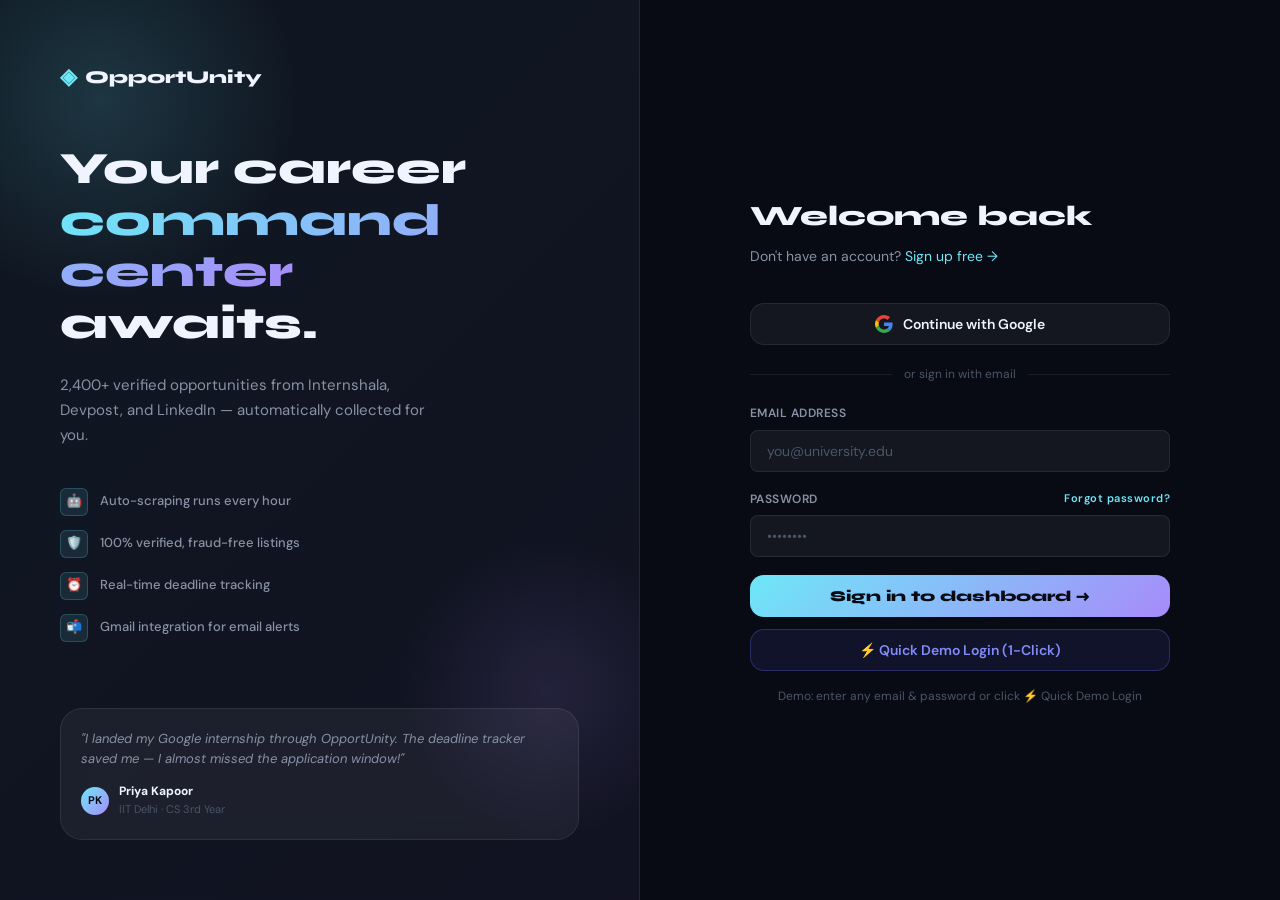
<file: frontend/opportunities.html>
<!DOCTYPE html>
<html lang="en">
<head>
  <meta charset="UTF-8"/>
  <meta name="viewport" content="width=device-width, initial-scale=1.0"/>
  <title>All Opportunities — OpportUnity Hub</title>
  <link rel="preconnect" href="https://fonts.googleapis.com">
  <link href="https://fonts.googleapis.com/css2?family=Syne:wght@400;600;700;800&family=DM+Sans:opsz,wght@9..40,300;9..40,400;9..40,500&display=swap" rel="stylesheet">
  <link rel="stylesheet" href="global.css">
  <link rel="stylesheet" href="dashboard.css">
</head>
<body>
<div class="main-layout">

  <!-- SIDEBAR -->
  <aside class="sidebar">
    <div class="sidebar-logo"><span class="logo-icon">◈</span><span>OpportUnity</span></div>
    <nav class="sidebar-nav">
      <a href="dashboard.html"><span class="nav-icon">◉</span> Dashboard</a>
      <a href="opportunities.html" class="active"><span class="nav-icon">⊞</span> All Opportunities</a>
      <a href="saved.html"><span class="nav-icon">◈</span> Saved</a>
      <a href="applied.html"><span class="nav-icon">✓</span> Applied</a>
      <a href="deadline-tracker.html"><span class="nav-icon">⏰</span> Deadlines</a>
      <a href="email-sync.html"><span class="nav-icon">✉</span> Email Sync</a>
      <a href="profile.html"><span class="nav-icon">◎</span> Profile</a>
    </nav>
    <div class="sidebar-footer">
      <div class="sidebar-user">
        <div class="user-avatar" id="sidebarAvatar">S</div>
        <div class="user-info">
          <div class="user-name"  id="sidebarName">Student</div>
          <div class="user-email" id="sidebarEmail">student@uni.edu</div>
        </div>
      </div>
    </div>
  </aside>

  <!-- MAIN -->
  <main class="main-content">
    <div class="page-header">
      <h1>⊞ All Opportunities</h1>
      <p>Browse every internship, hackathon, and job in the database</p>
    </div>

    <!-- STATS -->
    <div class="stats-row" id="statsRow" style="margin-bottom:24px"></div>

    <!-- SEARCH & FILTER -->
    <div class="search-filter-bar">
      <div class="search-wrap">
        <span class="search-icon">🔍</span>
        <input type="text" id="searchInput" placeholder="Search companies, roles, skills…"/>
      </div>
      <select class="filter-select" id="typeFilter">
        <option value="">All Types</option>
        <option value="internship">Internship</option>
        <option value="hackathon">Hackathon</option>
        <option value="job">Job</option>
      </select>
      <select class="filter-select" id="domainFilter">
        <option value="general">All Domains</option>
        <option value="ai">🤖 AI / ML</option>
        <option value="web">🌐 Web Dev</option>
        <option value="data">📊 Data Science</option>
        <option value="design">🎨 Design</option>
        <option value="mobile">📱 Mobile</option>
      </select>
      <select class="filter-select" id="locationFilter">
        <option value="all">All Locations</option>
        <option value="remote">🏠 Remote</option>
        <option value="onsite">🏢 On-site</option>
      </select>
      <select class="filter-select" id="sourceFilter">
        <option value="">All Sources</option>
        <option value="internshala">Internshala</option>
        <option value="devpost">Devpost</option>
        <option value="unstop">Unstop</option>
        <option value="remotive">Remotive</option>
        <option value="gmail">Gmail</option>
      </select>
      <select class="filter-select" id="deadlineFilter">
        <option value="">Any Deadline</option>
        <option value="today">Today</option>
        <option value="week">This Week</option>
        <option value="twoweeks">Next 2 Weeks</option>
      </select>
      <button class="filter-btn active" id="allBtn" onclick="setFilter('all', this)">All</button>
      <button class="filter-btn" onclick="setFilter('internship', this)">Internships</button>
      <button class="filter-btn" onclick="setFilter('hackathon', this)">Hackathons</button>
    </div>

    <div class="section-heading">
      <h2>🌟 Opportunities for You</h2>
      <span id="resultCount" style="font-size:13px;color:var(--text-muted)"></span>
    </div>

    <div class="cards-grid" id="cardsGrid"></div>
    <div class="empty-state" id="emptyState" style="display:none">
      <div class="empty-icon">🔍</div>
      <h3>No matches found</h3>
      <p>Try adjusting your search or filters</p>
    </div>
  </main>
</div>

<div class="toast-container" id="toastContainer"></div>
<script src="data.js?v=2.2.0"></script>
<script src="dashboard.js?v=2.2.0"></script>
<script>
  // Patch sidebar with logged-in user info after dashboard.js runs
  window.addEventListener("load", () => {
    const u = JSON.parse(localStorage.getItem("ohub_user") || "{}");
    const name = u.name || "Student";
    const avatarEl = document.getElementById("sidebarAvatar");
    if (avatarEl) avatarEl.textContent = name.split(" ").map(w => w[0]).join("").slice(0, 2).toUpperCase();
    const nameEl = document.getElementById("sidebarName");
    if (nameEl) nameEl.textContent = name;
    const emailEl = document.getElementById("sidebarEmail");
    if (emailEl) emailEl.textContent = u.email || "";

    if (typeof renderStatsRow === "function") {
      renderStatsRow();
    }
  });
</script>
</body>
</html>
</file>
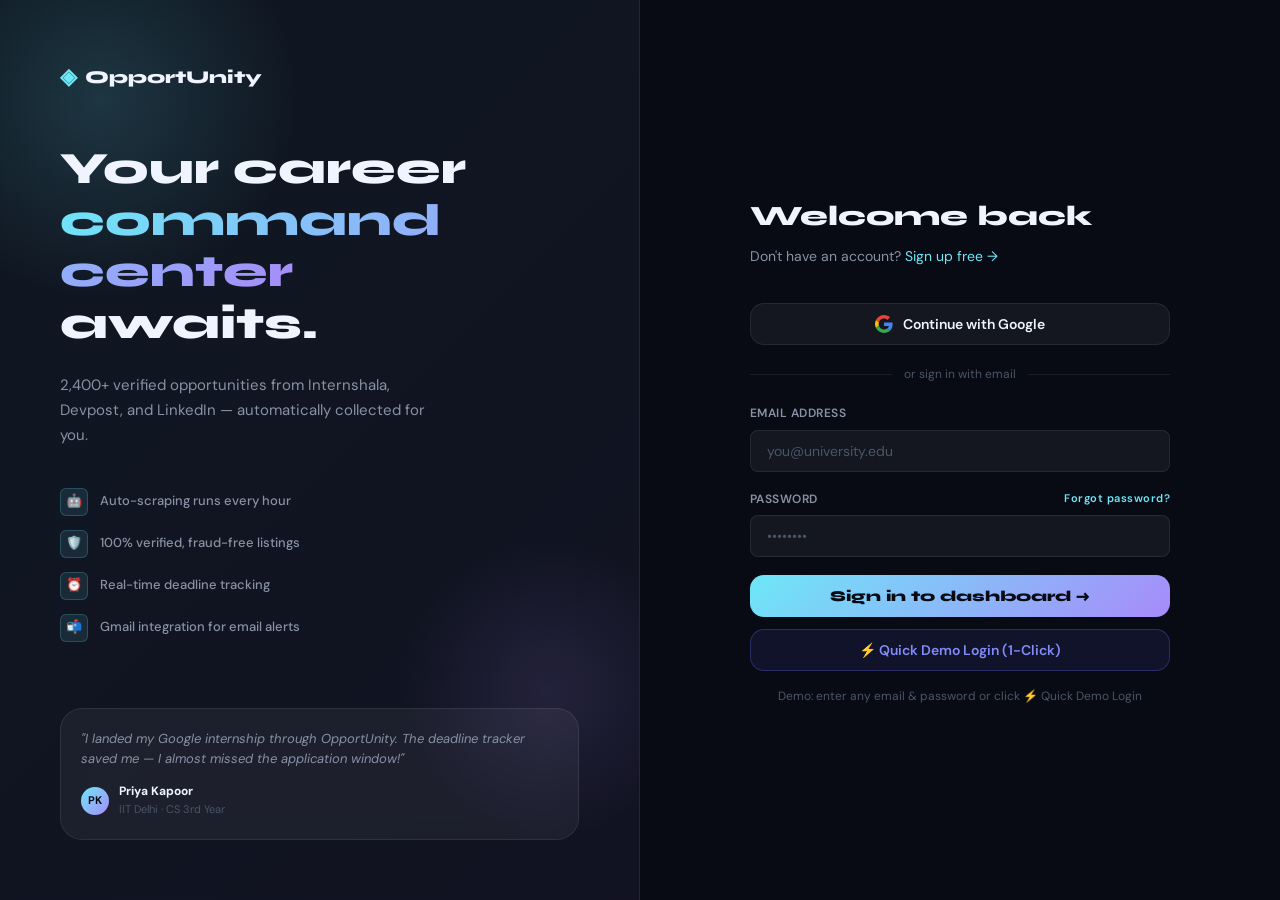
<file: frontend/profile.html>
<!DOCTYPE html>
<html lang="en">
<head>
  <meta charset="UTF-8"/>
  <meta name="viewport" content="width=device-width, initial-scale=1.0"/>
  <title>Profile — OpportUnity Hub</title>
  <link rel="preconnect" href="https://fonts.googleapis.com">
  <link href="https://fonts.googleapis.com/css2?family=Syne:wght@400;600;700;800&family=DM+Sans:ital,opsz,wght@0,9..40,300;0,9..40,400;0,9..40,500;1,9..40,300&display=swap" rel="stylesheet">
  <link rel="stylesheet" href="global.css">
  <link rel="stylesheet" href="dashboard.css">
  <style>
    .profile-grid { display: grid; grid-template-columns: 280px 1fr; gap: 24px; }
    .profile-card { background: var(--bg-card); border: 1px solid var(--border); border-radius: var(--radius-lg); padding: 32px; text-align: center; }
    .profile-avatar-lg { width: 80px; height: 80px; border-radius: 50%; background: linear-gradient(135deg, var(--accent), var(--accent2)); display: flex; align-items: center; justify-content: center; font-size: 28px; font-weight: 800; color: #080b14; margin: 0 auto 16px; font-family: var(--font-display); }
    .profile-name { font-family: var(--font-display); font-size: 20px; font-weight: 800; margin-bottom: 4px; }
    .profile-email { font-size: 13px; color: var(--text-muted); margin-bottom: 20px; }
    .profile-tag { display: inline-flex; padding: 4px 12px; background: rgba(110,231,247,0.08); border: 1px solid rgba(110,231,247,0.15); border-radius: 50px; font-size: 12px; color: var(--accent); font-weight: 600; margin: 3px; }
    .profile-stats { display: grid; grid-template-columns: 1fr 1fr; gap: 12px; margin-top: 20px; border-top: 1px solid var(--border); padding-top: 20px; }
    .ps-item { text-align: center; }
    .ps-num { font-family: var(--font-display); font-size: 22px; font-weight: 800; color: var(--text-primary); }
    .ps-label { font-size: 11px; color: var(--text-muted); }
    .settings-section { background: var(--bg-card); border: 1px solid var(--border); border-radius: var(--radius-lg); padding: 28px; margin-bottom: 20px; }
    .settings-title { font-family: var(--font-display); font-size: 16px; font-weight: 700; margin-bottom: 20px; display: flex; align-items: center; gap: 8px; }
    .toggle-row { display: flex; align-items: center; justify-content: space-between; padding: 14px 0; border-bottom: 1px solid var(--border); }
    .toggle-row:last-child { border-bottom: none; }
    .toggle-label { font-size: 14px; color: var(--text-primary); font-weight: 500; }
    .toggle-sub { font-size: 12px; color: var(--text-muted); margin-top: 2px; }
    .toggle { position: relative; width: 44px; height: 24px; }
    .toggle input { opacity: 0; width: 0; height: 0; }
    .toggle-slider { position: absolute; inset: 0; background: rgba(255,255,255,0.1); border-radius: 50px; cursor: pointer; transition: 0.3s; }
    .toggle-slider::before { content: ''; position: absolute; width: 18px; height: 18px; background: white; border-radius: 50%; top: 3px; left: 3px; transition: 0.3s; }
    .toggle input:checked + .toggle-slider { background: var(--accent); }
    .toggle input:checked + .toggle-slider::before { transform: translateX(20px); }
    .save-btn { display: flex; align-items: center; gap: 6px; padding: 10px 24px; background: linear-gradient(135deg, var(--accent), var(--accent2)); color: #080b14; font-weight: 700; font-family: var(--font-display); font-size: 14px; border-radius: var(--radius-sm); border: none; cursor: pointer; transition: var(--transition); }
    .save-btn:hover { transform: translateY(-1px); box-shadow: 0 6px 20px rgba(110,231,247,0.3); }
    .danger-btn { display: flex; align-items: center; gap: 6px; padding: 10px 24px; background: rgba(248,113,113,0.1); color: var(--accent-red); font-weight: 600; font-size: 14px; border-radius: var(--radius-sm); border: 1px solid rgba(248,113,113,0.2); cursor: pointer; transition: var(--transition); font-family: var(--font-body); }
    .danger-btn:hover { background: rgba(248,113,113,0.18); }
    @media (max-width: 900px) { .profile-grid { grid-template-columns: 1fr; } }
  </style>
</head>
<body>
<div class="main-layout">
  <aside class="sidebar">
    <div class="sidebar-logo"><span class="logo-icon">◈</span><span>OpportUnity</span></div>
    <nav class="sidebar-nav">
      <a href="dashboard.html"><span class="nav-icon">◉</span> Dashboard</a>
      <a href="opportunities.html"><span class="nav-icon">⊞</span> All Opportunities</a>
      <a href="saved.html"><span class="nav-icon">◈</span> Saved</a>
      <a href="applied.html"><span class="nav-icon">✓</span> Applied</a>
      <a href="deadline-tracker.html"><span class="nav-icon">⏰</span> Deadlines</a>
      <a href="email-sync.html"><span class="nav-icon">✉</span> Email Sync</a>
      <a href="profile.html" class="active"><span class="nav-icon">◎</span> Profile</a>
    </nav>
    <div class="sidebar-footer">
      <div class="sidebar-user">
        <div class="user-avatar" id="sidebarAvatar">RK</div>
        <div class="user-info">
          <div class="user-name" id="sidebarName">Rahul Kumar</div>
          <div class="user-email" id="sidebarEmail">rahul@iit.ac.in</div>
        </div>
      </div>
    </div>
  </aside>

  <main class="main-content">
    <div class="page-header">
      <h1>Profile & Settings</h1>
      <p>Manage your account, preferences, and notification settings</p>
    </div>

    <div class="profile-grid">
      <!-- PROFILE CARD -->
      <div>
        <div class="profile-card" style="margin-bottom:16px">
          <div class="profile-avatar-lg" id="profileAvatar">RK</div>
          <div class="profile-name" id="profileName">Rahul Kumar</div>
          <div class="profile-email" id="profileEmail">rahul@iit.ac.in</div>
          <div>
            <span class="profile-tag" id="profileBranch">Computer Science</span>
            <span class="profile-tag" id="profileYear">3rd Year</span>
            <span class="profile-tag" id="profileUniversity">IIT Delhi</span>
          </div>
          <div class="profile-stats">
            <div class="ps-item"><div class="ps-num" id="savedCountProfile">0</div><div class="ps-label">Saved</div></div>
            <div class="ps-item"><div class="ps-num" id="appliedCountProfile">0</div><div class="ps-label">Applied</div></div>
            <div class="ps-item"><div class="ps-num">12</div><div class="ps-label">Days active</div></div>
            <div class="ps-item"><div class="ps-num">24</div><div class="ps-label">Viewed</div></div>
          </div>
        </div>

        <div class="settings-section">
          <div class="settings-title">🔗 Connected Sources</div>
          <div class="toggle-row">
            <div><div class="toggle-label">🎓 Internshala</div><div class="toggle-sub">Auto-scraping active</div></div>
            <label class="toggle"><input type="checkbox" checked><span class="toggle-slider"></span></label>
          </div>
          <div class="toggle-row">
            <div><div class="toggle-label">💻 Devpost</div><div class="toggle-sub">Auto-scraping active</div></div>
            <label class="toggle"><input type="checkbox" checked><span class="toggle-slider"></span></label>
          </div>
          <div class="toggle-row">
            <div><div class="toggle-label">💼 LinkedIn</div><div class="toggle-sub">Auto-scraping active</div></div>
            <label class="toggle"><input type="checkbox" checked><span class="toggle-slider"></span></label>
          </div>
          <div class="toggle-row">
            <div><div class="toggle-label">📧 Gmail</div><div class="toggle-sub" id="gmailStatusText">Connect to sync email alerts</div></div>
            <label class="toggle"><input type="checkbox" id="gmailToggle"><span class="toggle-slider"></span></label>
          </div>
        </div>
      </div>

      <!-- SETTINGS FORMS -->
      <div>
        <div class="settings-section">
          <div class="settings-title">👤 Personal Information</div>
          <div class="form-row">
            <div class="form-group">
              <label class="form-label">Full Name</label>
              <input class="form-input" type="text" id="editName" placeholder="Your full name"/>
            </div>
            <div class="form-group">
              <label class="form-label">Email</label>
              <input class="form-input" type="email" id="editEmail" placeholder="your@email.com" readonly style="opacity:0.6"/>
            </div>
          </div>
          <div class="form-row">
            <div class="form-group">
              <label class="form-label">University</label>
              <input class="form-input" type="text" id="editUniversity" placeholder="University name"/>
            </div>
            <div class="form-group">
              <label class="form-label">Branch</label>
              <select class="form-input" id="editBranch">
                <option>Computer Science</option>
                <option>Electronics & Communication</option>
                <option>Mechanical Engineering</option>
                <option>Electrical Engineering</option>
                <option>Information Technology</option>
                <option>Data Science</option>
                <option>MBA</option>
                <option>Other</option>
              </select>
            </div>
          </div>
          <div class="form-group">
            <label class="form-label">Year of Study</label>
            <select class="form-input" id="editYear" style="max-width:200px">
              <option>1st Year</option><option>2nd Year</option><option>3rd Year</option><option>4th Year</option><option>Postgraduate</option>
            </select>
          </div>
          <button class="save-btn" onclick="saveProfile()">💾 Save Changes</button>
        </div>

        <div class="settings-section">
          <div class="settings-title">🔔 Notification Preferences</div>
          <div class="toggle-row">
            <div><div class="toggle-label">New Opportunities</div><div class="toggle-sub">Get notified when new matches are found</div></div>
            <label class="toggle"><input type="checkbox" checked><span class="toggle-slider"></span></label>
          </div>
          <div class="toggle-row">
            <div><div class="toggle-label">Deadline Reminders</div><div class="toggle-sub">24h and 48h before deadline</div></div>
            <label class="toggle"><input type="checkbox" checked><span class="toggle-slider"></span></label>
          </div>
          <div class="toggle-row">
            <div><div class="toggle-label">Weekly Digest</div><div class="toggle-sub">Summary of top opportunities every Monday</div></div>
            <label class="toggle"><input type="checkbox"><span class="toggle-slider"></span></label>
          </div>
        </div>

        <div class="settings-section">
          <div class="settings-title">⚠️ Danger Zone</div>
          <div style="display:flex;gap:12px;flex-wrap:wrap">
            <button class="danger-btn" onclick="if(confirm('Log out?')){localStorage.clear();window.location.href='index.html'}">🚪 Log out</button>
            <button class="danger-btn" onclick="alert('Account deletion would require backend confirmation.')">🗑️ Delete Account</button>
          </div>
        </div>
      </div>
    </div>
  </main>
</div>

<div class="toast-container" id="toastContainer"></div>

<script>
const API_BASE = (window.location.hostname === 'localhost' || window.location.hostname === '127.0.0.1') && window.location.port !== '8000' 
  ? 'http://localhost:8000' 
  : (localStorage.getItem('ohub_backend_url') || window.location.origin);
const token = localStorage.getItem("ohub_token");

document.addEventListener("DOMContentLoaded", async () => {
  if (!token) {
    window.location.href = "login.html";
    return;
  }
  const user = JSON.parse(localStorage.getItem("ohub_user") || "{}");
  const name = user.name || "Student";
  const email = user.email || "student@university.edu";
  const initials = name.split(" ").map(w => w[0]).join("").slice(0,2).toUpperCase();

  document.getElementById("sidebarAvatar").textContent = initials;
  document.getElementById("sidebarName").textContent = name;
  document.getElementById("sidebarEmail").textContent = email;

  document.getElementById("profileAvatar").textContent = initials;
  document.getElementById("profileName").textContent = name;
  document.getElementById("profileEmail").textContent = email;
  document.getElementById("profileBranch").textContent = user.branch || "CS";
  document.getElementById("profileYear").textContent = user.year || "3rd Year";
  document.getElementById("profileUniversity").textContent = user.university || "University";

  document.getElementById("editName").value = name;
  document.getElementById("editEmail").value = email;
  document.getElementById("editUniversity").value = user.university || "";
  
  if (user.branch) document.getElementById("editBranch").value = user.branch;
  if (user.year) document.getElementById("editYear").value = user.year;

  // Load actual stats
  try {
    const statsRes = await fetch(`${API_BASE}/api/opportunities/stats`, {
      headers: { "Authorization": `Bearer ${token}` }
    });
    const stats = await statsRes.json();
    document.getElementById("savedCountProfile").textContent = stats.saved || 0;
    document.getElementById("appliedCountProfile").textContent = stats.applied || 0;
  } catch (err) {
    console.error(err);
  }

  // Load gmail status
  try {
    const gmailRes = await fetch(`${API_BASE}/api/gmail/status`, {
      headers: { "Authorization": `Bearer ${token}` }
    });
    const gmailData = await gmailRes.json();
    if (gmailData.connected) {
      document.getElementById("gmailToggle").checked = true;
      document.getElementById("gmailStatusText").textContent = `Connected: ${gmailData.email}`;
    }
  } catch (err) {
    console.error(err);
  }
});

function saveProfile() {
  const user = JSON.parse(localStorage.getItem("ohub_user") || "{}");
  user.name = document.getElementById("editName").value;
  user.university = document.getElementById("editUniversity").value;
  user.branch = document.getElementById("editBranch").value;
  user.year = document.getElementById("editYear").value;
  localStorage.setItem("ohub_user", JSON.stringify(user));

  const toast = document.createElement("div");
  toast.className = "toast success";
  toast.textContent = "✅ Profile saved!";
  document.getElementById("toastContainer").appendChild(toast);
  setTimeout(() => toast.remove(), 3000);
  
  // Reload sidebar
  document.getElementById("sidebarName").textContent = user.name;
  document.getElementById("profileName").textContent = user.name;
  document.getElementById("profileBranch").textContent = user.branch;
  document.getElementById("profileYear").textContent = user.year;
  document.getElementById("profileUniversity").textContent = user.university;
}
</script>
</body>
</html>
</file>
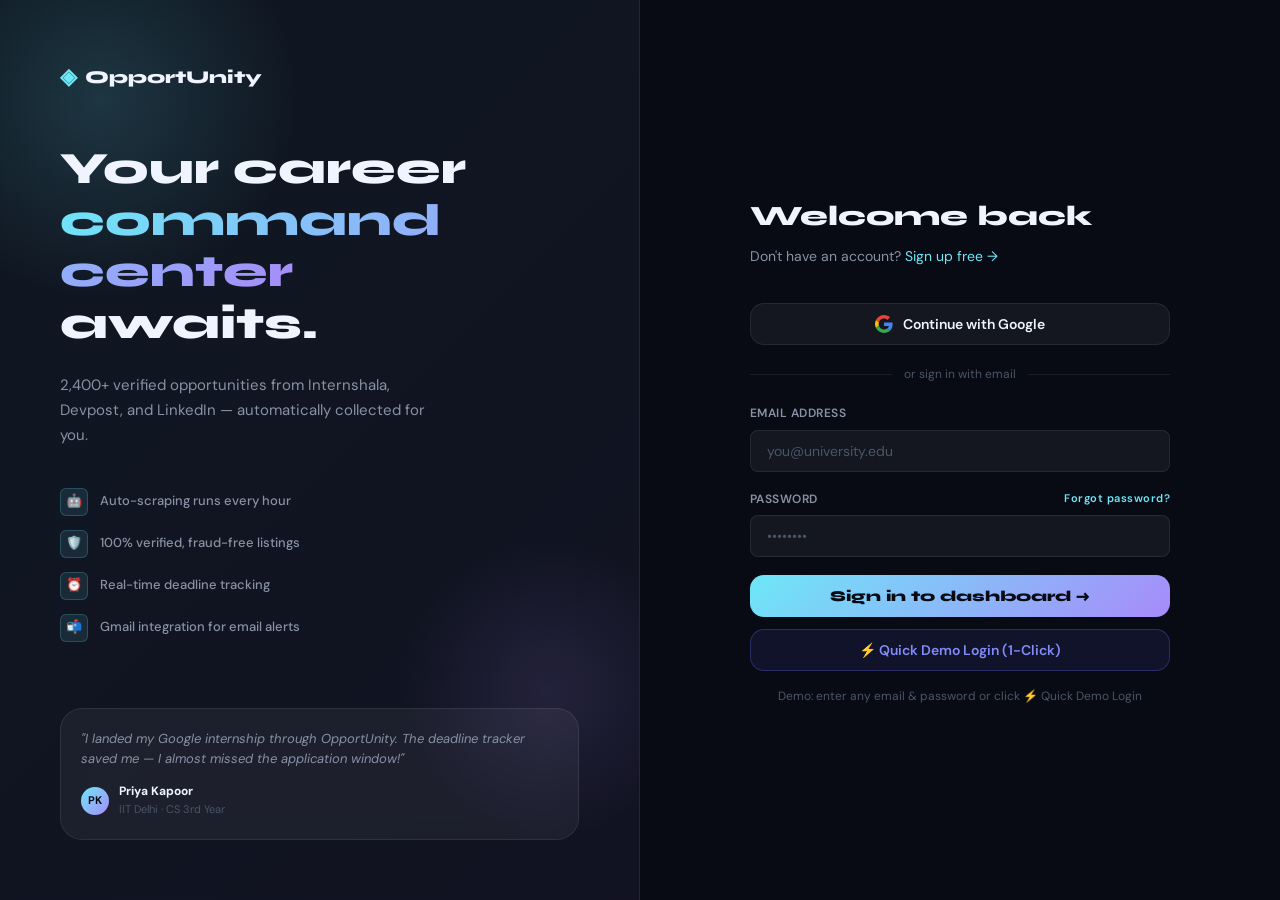
<file: frontend/saved.html>
<!DOCTYPE html>
<html lang="en">
<head>
  <meta charset="UTF-8"/>
  <meta name="viewport" content="width=device-width, initial-scale=1.0"/>
  <title>Saved — OpportUnity Hub</title>
  <link rel="preconnect" href="https://fonts.googleapis.com">
  <link href="https://fonts.googleapis.com/css2?family=Syne:wght@400;600;700;800&family=DM+Sans:ital,opsz,wght@0,9..40,300;0,9..40,400;0,9..40,500;1,9..40,300&display=swap" rel="stylesheet">
  <link rel="stylesheet" href="global.css">
  <link rel="stylesheet" href="dashboard.css">
</head>
<body>
<div class="main-layout">
  <aside class="sidebar">
    <div class="sidebar-logo"><span class="logo-icon">◈</span><span>OpportUnity</span></div>
    <nav class="sidebar-nav">
      <a href="dashboard.html"><span class="nav-icon">◉</span> Dashboard</a>
      <a href="opportunities.html"><span class="nav-icon">⊞</span> All Opportunities</a>
      <a href="saved.html" class="active"><span class="nav-icon">◈</span> Saved</a>
      <a href="applied.html"><span class="nav-icon">✓</span> Applied</a>
      <a href="deadline-tracker.html"><span class="nav-icon">⏰</span> Deadlines</a>
      <a href="email-sync.html"><span class="nav-icon">✉</span> Email Sync</a>
      <a href="profile.html"><span class="nav-icon">◎</span> Profile</a>
    </nav>
    <div class="sidebar-footer">
      <div class="sidebar-user">
        <div class="user-avatar" id="sidebarAvatar">RK</div>
        <div class="user-info">
          <div class="user-name" id="sidebarName">Student</div>
          <div class="user-email" id="sidebarEmail">student@uni.edu</div>
        </div>
      </div>
    </div>
  </aside>

  <main class="main-content">
    <div class="page-header">
      <h1>🔖 Saved Opportunities</h1>
      <p>Opportunities you've bookmarked for later</p>
    </div>

    <div class="cards-grid" id="savedGrid"></div>
    <div class="empty-state" id="emptyState" style="display:none">
      <div class="empty-icon">🔖</div>
      <h3>No saved opportunities yet</h3>
      <p>Bookmark opportunities from the dashboard to see them here</p>
      <a href="dashboard.html" style="display:inline-block;margin-top:20px" class="btn-primary">Browse opportunities</a>
    </div>
  </main>
</div>
<div class="toast-container" id="toastContainer"></div>
<script src="data.js"></script>
<script>
const API_BASE = (window.location.hostname === 'localhost' || window.location.hostname === '127.0.0.1') && window.location.port !== '8000' 
  ? 'http://localhost:8000' 
  : (localStorage.getItem('ohub_backend_url') || window.location.origin);
const token = localStorage.getItem("ohub_token");

document.addEventListener("DOMContentLoaded", async () => {
  if (!token) {
    window.location.href = "login.html";
    return;
  }
  
  const user = JSON.parse(localStorage.getItem("ohub_user") || "{}");
  const name = user.name || "Student";
  const initials = name.split(" ").map(w=>w[0]).join("").slice(0,2).toUpperCase();
  document.getElementById("sidebarAvatar").textContent = initials;
  document.getElementById("sidebarName").textContent = name;
  document.getElementById("sidebarEmail").textContent = user.email || "";

  let savedOpps = [];
  try {
    const res = await fetch(`${API_BASE}/api/opportunities?saved=true`, {
      headers: { "Authorization": `Bearer ${token}` }
    });
    if (res.ok) {
      const data = await res.json();
      savedOpps = data.opportunities || [];
    }
  } catch (err) {
    console.error("Fetch saved opportunities failed:", err);
  }

  if (savedOpps.length === 0) {
    const cache = localStorage.getItem("ohub_scraped_cache");
    let allOpps = [];
    if (cache) {
      try {
        allOpps = JSON.parse(cache) || [];
      } catch (e) {}
    }
    if (allOpps.length === 0 && typeof MOCK_OPPORTUNITIES !== "undefined") {
      allOpps = MOCK_OPPORTUNITIES;
    }
    savedOpps = allOpps.filter(o => o.saved);
  }

  renderSaved(savedOpps);
});

function renderSaved(savedOpps) {
  const grid = document.getElementById("savedGrid");
  const empty = document.getElementById("emptyState");
  if (savedOpps.length === 0) { grid.style.display="none"; empty.style.display="block"; return; }

  grid.style.display = "grid";
  empty.style.display = "none";

  grid.innerHTML = savedOpps.map(o => {
    const days = getDaysLeft(o.deadline);
    const urgency = getUrgencyBadge(days);
    const category = o.category || o.type || "internship";
    const title = o.title || o.role || "Opportunity";
    const link = o.application_link || o.applyLink || "#";
    const logo = o.organization ? o.organization.charAt(0).toUpperCase() : "?";
    
    return `
    <div class="opp-card">
      <div class="opp-card-header">
        <div class="opp-card-badges">
          <span class="badge badge-${category.toLowerCase()}">${category}</span>
          <span class="badge badge-verified">✓ Verified</span>
        </div>
      </div>
      <div class="opp-company">
        <div class="company-logo">${logo}</div>
        <div class="company-info">
          <div class="company-name">${o.organization}</div>
          <div class="role-title">${title}</div>
        </div>
      </div>
      <div class="opp-details">
        <div class="opp-detail"><span class="detail-label">Stipend / CTC</span><span class="detail-value">${o.stipend || 'N/A'}</span></div>
        <div class="opp-detail"><span class="detail-label">Deadline</span><span class="detail-value">${o.deadline ? formatDeadline(o.deadline) : 'N/A'}</span></div>
      </div>
      <div class="opp-footer">
        <span class="badge ${urgency.class}">${urgency.emoji} ${urgency.label}</span>
        <a href="${link}" target="_blank" class="apply-btn">Apply →</a>
      </div>
    </div>`;
  }).join("");
}
</script>
</body>
</html>
</file>
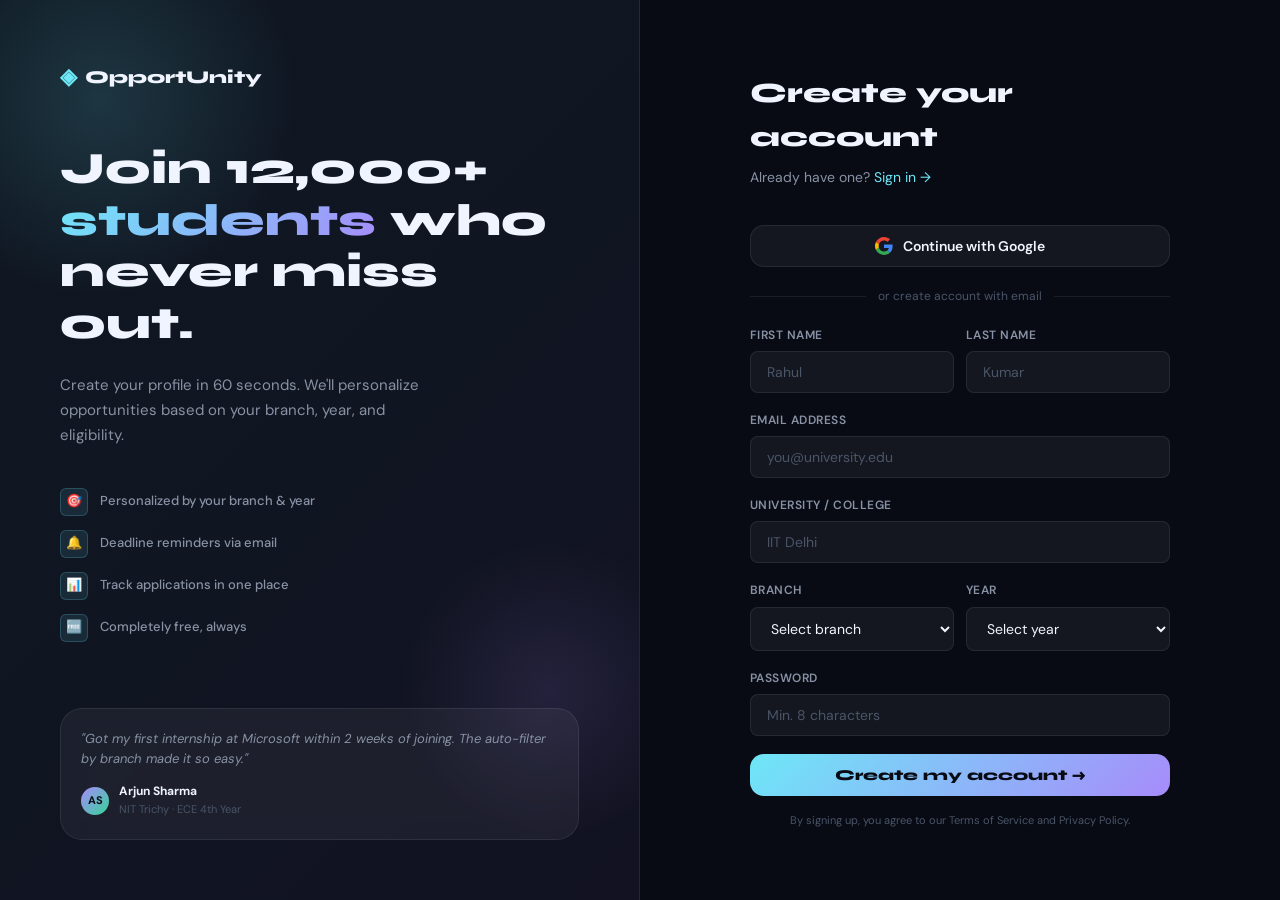
<file: frontend/signup.html>
<!DOCTYPE html>
<html lang="en">
<head>
  <meta charset="UTF-8"/>
  <meta name="viewport" content="width=device-width, initial-scale=1.0"/>
  <title>Create Account — OpportUnity Hub</title>
  <link rel="preconnect" href="https://fonts.googleapis.com">
  <link href="https://fonts.googleapis.com/css2?family=Syne:wght@400;600;700;800&family=DM+Sans:ital,opsz,wght@0,9..40,300;0,9..40,400;0,9..40,500;1,9..40,300&display=swap" rel="stylesheet">
  <link rel="stylesheet" href="global.css">
  <link rel="stylesheet" href="auth.css">
</head>
<body>

<div class="auth-wrapper">

  <!-- LEFT -->
  <div class="auth-left">
    <div class="auth-left-content">
      <a href="index.html" class="logo">
        <span class="logo-icon">◈</span>
        <span>OpportUnity</span>
      </a>
      <h2 class="auth-tagline">Join 12,000+<br/><span class="gradient-text">students</span> who<br/>never miss out.</h2>
      <p class="auth-desc">Create your profile in 60 seconds. We'll personalize opportunities based on your branch, year, and eligibility.</p>
      <div class="auth-features">
        <div class="auth-feature"><div class="auth-feature-icon">🎯</div>Personalized by your branch & year</div>
        <div class="auth-feature"><div class="auth-feature-icon">🔔</div>Deadline reminders via email</div>
        <div class="auth-feature"><div class="auth-feature-icon">📊</div>Track applications in one place</div>
        <div class="auth-feature"><div class="auth-feature-icon">🆓</div>Completely free, always</div>
      </div>
    </div>
    <div class="auth-testimonial">
      <div class="testimonial-text">"Got my first internship at Microsoft within 2 weeks of joining. The auto-filter by branch made it so easy."</div>
      <div class="testimonial-author">
        <div class="testimonial-avatar" style="background:linear-gradient(135deg,var(--accent2),var(--accent3))">AS</div>
        <div>
          <div class="testimonial-name">Arjun Sharma</div>
          <div class="testimonial-role">NIT Trichy · ECE 4th Year</div>
        </div>
      </div>
    </div>
  </div>

  <!-- RIGHT -->
  <div class="auth-right">
    <div class="auth-form-wrap">
      <h1 class="auth-form-title">Create your account</h1>
      <p class="auth-form-sub">Already have one? <a href="login.html">Sign in →</a></p>

      <button class="btn-google" onclick="handleMockGoogleSignup()">
        <svg width="18" height="18" viewBox="0 0 48 48"><path fill="#EA4335" d="M24 9.5c3.54 0 6.71 1.22 9.21 3.6l6.85-6.85C35.9 2.38 30.47 0 24 0 14.62 0 6.51 5.38 2.56 13.22l7.98 6.19C12.43 13.72 17.74 9.5 24 9.5z"/><path fill="#4285F4" d="M46.98 24.55c0-1.57-.15-3.09-.38-4.55H24v9.02h12.94c-.58 2.96-2.26 5.48-4.78 7.18l7.73 6c4.51-4.18 7.09-10.36 7.09-17.65z"/><path fill="#FBBC05" d="M10.53 28.59c-.48-1.45-.76-2.99-.76-4.59s.27-3.14.76-4.59l-7.98-6.19C.92 16.46 0 20.12 0 24c0 3.88.92 7.54 2.56 10.78l7.97-6.19z"/><path fill="#34A853" d="M24 48c6.48 0 11.93-2.13 15.89-5.81l-7.73-6c-2.15 1.45-4.92 2.3-8.16 2.3-6.26 0-11.57-4.22-13.47-9.91l-7.98 6.19C6.51 42.62 14.62 48 24 48z"/></svg>
        Continue with Google
      </button>

      <div class="auth-divider">or create account with email</div>

      <div class="form-row">
        <div class="form-group">
          <label class="form-label">First name</label>
          <input class="form-input" type="text" id="firstName" placeholder="Rahul"/>
        </div>
        <div class="form-group">
          <label class="form-label">Last name</label>
          <input class="form-input" type="text" id="lastName" placeholder="Kumar"/>
        </div>
      </div>

      <div class="form-group">
        <label class="form-label">Email address</label>
        <input class="form-input" type="email" id="signupEmail" placeholder="you@university.edu"/>
      </div>

      <div class="form-group">
        <label class="form-label">University / College</label>
        <input class="form-input" type="text" id="university" placeholder="IIT Delhi"/>
      </div>

      <div class="form-row">
        <div class="form-group">
          <label class="form-label">Branch</label>
          <select class="form-input" id="branch">
            <option value="">Select branch</option>
            <option>Computer Science</option>
            <option>Electronics & Communication</option>
            <option>Mechanical Engineering</option>
            <option>Electrical Engineering</option>
            <option>Civil Engineering</option>
            <option>Information Technology</option>
            <option>Data Science</option>
            <option>MBA</option>
            <option>Other</option>
          </select>
        </div>
        <div class="form-group">
          <label class="form-label">Year</label>
          <select class="form-input" id="year">
            <option value="">Select year</option>
            <option>1st Year</option>
            <option>2nd Year</option>
            <option>3rd Year</option>
            <option>4th Year</option>
            <option>Postgraduate</option>
          </select>
        </div>
      </div>

      <div class="form-group">
        <label class="form-label">Password</label>
        <input class="form-input" type="password" id="signupPassword" placeholder="Min. 8 characters"/>
      </div>

      <div id="signupError" style="display:none;background:rgba(248,113,113,0.08);border:1px solid rgba(248,113,113,0.2);border-radius:8px;padding:10px 14px;margin-bottom:12px;font-size:13px;color:var(--accent-red)"></div>

      <button class="btn-submit" onclick="handleSignup()" id="signupBtn">
        Create my account →
      </button>

      <p style="text-align:center;font-size:11px;color:var(--text-muted);margin-top:16px;line-height:1.6">
        By signing up, you agree to our Terms of Service and Privacy Policy.
      </p>
    </div>
  </div>
</div>

<script>
async function handleSignup() {
  const firstName = document.getElementById("firstName").value.trim();
  const lastName = document.getElementById("lastName").value.trim();
  const email = document.getElementById("signupEmail").value.trim();
  const university = document.getElementById("university").value.trim();
  const branch = document.getElementById("branch").value;
  const year = document.getElementById("year").value;
  const password = document.getElementById("signupPassword").value;

  const errEl = document.getElementById("signupError");
  const btn = document.getElementById("signupBtn");

  if (!firstName || !email || !password) {
    errEl.style.display = "block";
    errEl.textContent = "Please fill in your name, email, and password.";
    return;
  }

  errEl.style.display = "none";
  btn.disabled = true;
  btn.innerHTML = '<div class="spinner"></div> Creating account...';

  const data = {
    name: (firstName + " " + lastName).trim(),
    email: email,
    password: password,
    university: university || "University",
    branch: branch || "Computer Science",
    year: year || "3rd Year"
  };

  try {
    const apiBase = (window.location.hostname === 'localhost' || window.location.hostname === '127.0.0.1') && window.location.port !== '8000' 
      ? 'http://localhost:8000' 
      : (localStorage.getItem('ohub_backend_url') || window.location.origin);
      
    const response = await fetch(`${apiBase}/api/auth/register`, {
      method: "POST",
      headers: {
        "Content-Type": "application/json"
      },
      body: JSON.stringify(data)
    });

    const result = await response.json();

    if (!response.ok) {
      let msg = "Signup failed";
      if (typeof result.detail === "string") {
        msg = result.detail;
      } else if (Array.isArray(result.detail)) {
        msg = result.detail.map(d => d.msg || JSON.stringify(d)).join(", ");
      }
      throw new Error(msg);
    }

    // store user session
    localStorage.setItem("ohub_user", JSON.stringify(result.user));
    localStorage.setItem("ohub_token", result.token);

    window.location.href = "dashboard.html";

  } catch (err) {
    errEl.style.display = "block";
    errEl.textContent = err.message;
    btn.disabled = false;
    btn.innerHTML = "Create my account →";
  }
}

function handleMockGoogleSignup() {
  const emailInput = document.getElementById("signupEmail").value.trim();
  if (emailInput) {
    alert(`To register with ${emailInput}, please fill in your details below and click "Create my account". Afterwards, you can sync your Gmail inbox under the "Email Sync" tab inside the dashboard!`);
  } else {
    alert("To create an account with any email address, please fill in the form fields below and click 'Create my account →'.");
  }
}
</script>
</body>
</html>
</file>
<file: frontend/global.css>
/* ============================================
   GLOBAL STYLES — OpportUnity Hub
   ============================================ */

*, *::before, *::after { box-sizing: border-box; margin: 0; padding: 0; }

:root {
  --bg-base: #080b14;
  --bg-card: rgba(255,255,255,0.04);
  --bg-card-hover: rgba(255,255,255,0.07);
  --bg-glass: rgba(255,255,255,0.05);
  --border: rgba(255,255,255,0.08);
  --border-hover: rgba(255,255,255,0.18);

  --accent: #6ee7f7;
  --accent2: #a78bfa;
  --accent3: #34d399;
  --accent-warn: #fb923c;
  --accent-red: #f87171;

  --text-primary: #f0f4ff;
  --text-secondary: #8892a4;
  --text-muted: #4a5568;

  --font-display: 'Syne', sans-serif;
  --font-body: 'DM Sans', sans-serif;

  --radius-sm: 8px;
  --radius-md: 14px;
  --radius-lg: 22px;
  --radius-xl: 32px;

  --shadow-card: 0 4px 32px rgba(0,0,0,0.4), 0 1px 0 rgba(255,255,255,0.06) inset;
  --shadow-glow: 0 0 40px rgba(110,231,247,0.12);
  --transition: all 0.22s cubic-bezier(0.4, 0, 0.2, 1);
}

html { scroll-behavior: smooth; }

body {
  background: var(--bg-base);
  color: var(--text-primary);
  font-family: var(--font-body);
  font-size: 15px;
  line-height: 1.6;
  -webkit-font-smoothing: antialiased;
  overflow-x: hidden;
}

a { color: inherit; text-decoration: none; }
img { max-width: 100%; }
button { cursor: pointer; border: none; background: none; font-family: inherit; }

/* SCROLLBAR */
::-webkit-scrollbar { width: 6px; }
::-webkit-scrollbar-track { background: var(--bg-base); }
::-webkit-scrollbar-thumb { background: rgba(255,255,255,0.1); border-radius: 4px; }
::-webkit-scrollbar-thumb:hover { background: rgba(255,255,255,0.2); }

/* BUTTONS */
.btn-primary {
  display: inline-flex;
  align-items: center;
  gap: 6px;
  padding: 9px 20px;
  background: var(--accent);
  color: #080b14;
  font-weight: 700;
  font-family: var(--font-display);
  font-size: 13px;
  letter-spacing: 0.02em;
  border-radius: 50px;
  transition: var(--transition);
}
.btn-primary:hover { background: #a5f0fb; transform: translateY(-1px); box-shadow: 0 8px 24px rgba(110,231,247,0.3); }

.btn-ghost {
  display: inline-flex;
  align-items: center;
  gap: 6px;
  padding: 9px 20px;
  color: var(--text-secondary);
  font-size: 13px;
  font-weight: 500;
  border: 1px solid var(--border);
  border-radius: 50px;
  transition: var(--transition);
}
.btn-ghost:hover { color: var(--text-primary); border-color: var(--border-hover); background: var(--bg-card); }

.btn-hero {
  display: inline-flex;
  align-items: center;
  gap: 8px;
  padding: 14px 30px;
  background: linear-gradient(135deg, var(--accent), var(--accent2));
  color: #080b14;
  font-weight: 800;
  font-family: var(--font-display);
  font-size: 15px;
  border-radius: 50px;
  transition: var(--transition);
  box-shadow: 0 4px 24px rgba(110,231,247,0.25);
}
.btn-hero:hover { transform: translateY(-2px); box-shadow: 0 8px 40px rgba(110,231,247,0.4); }

/* NAV */
.nav {
  position: fixed;
  top: 0; left: 0; right: 0;
  z-index: 100;
  padding: 0 40px;
  height: 64px;
  display: flex;
  align-items: center;
  background: rgba(8,11,20,0.7);
  backdrop-filter: blur(20px);
  border-bottom: 1px solid var(--border);
  transition: var(--transition);
}
.nav-inner {
  width: 100%;
  max-width: 1280px;
  margin: 0 auto;
  display: flex;
  align-items: center;
  justify-content: space-between;
}
.logo {
  display: flex;
  align-items: center;
  gap: 8px;
  font-family: var(--font-display);
  font-weight: 800;
  font-size: 18px;
  color: var(--text-primary);
}
.logo-icon { color: var(--accent); font-size: 22px; }
.nav-links {
  display: flex;
  align-items: center;
  gap: 28px;
}
.nav-links > a:not(.btn-primary):not(.btn-ghost) {
  color: var(--text-secondary);
  font-size: 14px;
  font-weight: 500;
  transition: var(--transition);
}
.nav-links > a:not(.btn-primary):not(.btn-ghost):hover { color: var(--text-primary); }

/* SIDEBAR NAV (Dashboard pages) */
.sidebar {
  position: fixed;
  top: 0; left: 0;
  width: 240px;
  height: 100vh;
  background: rgba(10,13,24,0.95);
  border-right: 1px solid var(--border);
  backdrop-filter: blur(20px);
  display: flex;
  flex-direction: column;
  padding: 24px 0;
  z-index: 50;
}
.sidebar-logo {
  display: flex;
  align-items: center;
  gap: 8px;
  padding: 0 20px 24px;
  font-family: var(--font-display);
  font-weight: 800;
  font-size: 17px;
  border-bottom: 1px solid var(--border);
  margin-bottom: 12px;
}
.sidebar-nav { flex: 1; padding: 0 10px; }
.sidebar-nav a {
  display: flex;
  align-items: center;
  gap: 10px;
  padding: 10px 12px;
  border-radius: var(--radius-sm);
  color: var(--text-secondary);
  font-size: 14px;
  font-weight: 500;
  transition: var(--transition);
  margin-bottom: 2px;
}
.sidebar-nav a:hover, .sidebar-nav a.active {
  background: var(--bg-card);
  color: var(--text-primary);
}
.sidebar-nav a.active { color: var(--accent); border-left: 2px solid var(--accent); padding-left: 10px; }
.sidebar-nav .nav-icon { width: 18px; text-align: center; font-size: 16px; }

.sidebar-footer {
  padding: 16px 20px;
  border-top: 1px solid var(--border);
}
.sidebar-user {
  display: flex;
  align-items: center;
  gap: 10px;
}
.user-avatar {
  width: 32px;
  height: 32px;
  border-radius: 50%;
  background: linear-gradient(135deg, var(--accent), var(--accent2));
  display: flex;
  align-items: center;
  justify-content: center;
  font-weight: 700;
  font-size: 12px;
  color: #080b14;
  flex-shrink: 0;
}
.user-info { flex: 1; min-width: 0; }
.user-name { font-size: 13px; font-weight: 600; color: var(--text-primary); white-space: nowrap; overflow: hidden; text-overflow: ellipsis; }
.user-email { font-size: 11px; color: var(--text-muted); white-space: nowrap; overflow: hidden; text-overflow: ellipsis; }

/* MAIN LAYOUT */
.main-layout {
  display: flex;
  min-height: 100vh;
}
.main-content {
  margin-left: 240px;
  flex: 1;
  padding: 32px;
  min-height: 100vh;
}

/* PAGE HEADER */
.page-header {
  margin-bottom: 32px;
}
.page-header h1 {
  font-family: var(--font-display);
  font-size: 26px;
  font-weight: 800;
  color: var(--text-primary);
  margin-bottom: 6px;
}
.page-header p { color: var(--text-secondary); font-size: 14px; }

/* SECTION LABELS */
.section-label {
  display: inline-flex;
  align-items: center;
  gap: 6px;
  font-size: 11px;
  font-weight: 700;
  letter-spacing: 0.12em;
  text-transform: uppercase;
  color: var(--accent);
  margin-bottom: 12px;
}
.section-label::before { content: ''; width: 16px; height: 1px; background: var(--accent); }

.section-title {
  font-family: var(--font-display);
  font-size: clamp(28px, 4vw, 46px);
  font-weight: 800;
  line-height: 1.15;
  color: var(--text-primary);
  margin-bottom: 48px;
}

/* GRADIENT TEXT */
.gradient-text {
  background: linear-gradient(135deg, var(--accent), var(--accent2));
  -webkit-background-clip: text;
  -webkit-text-fill-color: transparent;
  background-clip: text;
}

/* GLASS CARD */
.glass-card {
  background: var(--bg-card);
  border: 1px solid var(--border);
  border-radius: var(--radius-lg);
  padding: 24px;
  transition: var(--transition);
  box-shadow: var(--shadow-card);
}
.glass-card:hover {
  background: var(--bg-card-hover);
  border-color: var(--border-hover);
  box-shadow: var(--shadow-card), var(--shadow-glow);
}

/* BADGES */
.badge {
  display: inline-flex;
  align-items: center;
  gap: 4px;
  padding: 3px 10px;
  border-radius: 50px;
  font-size: 11px;
  font-weight: 700;
  letter-spacing: 0.04em;
  text-transform: uppercase;
}
.badge-internship { background: rgba(110,231,247,0.12); color: var(--accent); border: 1px solid rgba(110,231,247,0.2); }
.badge-hackathon { background: rgba(167,139,250,0.12); color: var(--accent2); border: 1px solid rgba(167,139,250,0.2); }
.badge-job { background: rgba(52,211,153,0.1); color: var(--accent3); border: 1px solid rgba(52,211,153,0.2); }
.badge-verified { background: rgba(52,211,153,0.1); color: var(--accent3); border: 1px solid rgba(52,211,153,0.2); }
.badge-urgent { background: rgba(251,146,60,0.12); color: var(--accent-warn); border: 1px solid rgba(251,146,60,0.2); }
.badge-critical { background: rgba(248,113,113,0.12); color: var(--accent-red); border: 1px solid rgba(248,113,113,0.2); }
.badge-live { background: rgba(110,231,247,0.12); color: var(--accent); border: 1px solid var(--accent); }

/* FORM ELEMENTS */
.form-group { margin-bottom: 18px; }
.form-label {
  display: block;
  font-size: 12px;
  font-weight: 600;
  color: var(--text-secondary);
  margin-bottom: 6px;
  letter-spacing: 0.04em;
  text-transform: uppercase;
}
.form-input {
  width: 100%;
  padding: 11px 16px;
  background: rgba(255,255,255,0.05);
  border: 1px solid var(--border);
  border-radius: var(--radius-sm);
  color: var(--text-primary);
  font-family: var(--font-body);
  font-size: 14px;
  transition: var(--transition);
  outline: none;
}
.form-input:focus {
  border-color: var(--accent);
  background: rgba(110,231,247,0.04);
  box-shadow: 0 0 0 3px rgba(110,231,247,0.1);
}
.form-input::placeholder { color: var(--text-muted); }

select.form-input { cursor: pointer; }
select.form-input option { background: #12182b; color: var(--text-primary); }

/* TOASTS */
.toast-container {
  position: fixed;
  bottom: 24px;
  right: 24px;
  z-index: 999;
  display: flex;
  flex-direction: column;
  gap: 10px;
}
.toast {
  background: rgba(20,26,46,0.98);
  border: 1px solid var(--border);
  border-radius: var(--radius-md);
  padding: 14px 18px;
  font-size: 13px;
  color: var(--text-primary);
  box-shadow: 0 8px 32px rgba(0,0,0,0.5);
  animation: slideInToast 0.3s ease;
  max-width: 300px;
}
.toast.success { border-color: rgba(52,211,153,0.3); }
.toast.error { border-color: rgba(248,113,113,0.3); }

@keyframes slideInToast {
  from { transform: translateX(120%); opacity: 0; }
  to { transform: translateX(0); opacity: 1; }
}

/* LOADING SPINNER */
.spinner {
  width: 20px; height: 20px;
  border: 2px solid rgba(255,255,255,0.1);
  border-top-color: var(--accent);
  border-radius: 50%;
  animation: spin 0.7s linear infinite;
  display: inline-block;
}
@keyframes spin { to { transform: rotate(360deg); } }

/* EMPTY STATE */
.empty-state {
  text-align: center;
  padding: 64px 24px;
  color: var(--text-secondary);
}
.empty-state .empty-icon { font-size: 48px; margin-bottom: 16px; opacity: 0.4; }
.empty-state h3 { font-family: var(--font-display); font-size: 20px; font-weight: 700; margin-bottom: 8px; color: var(--text-primary); }
.empty-state p { font-size: 14px; max-width: 300px; margin: 0 auto; }

/* RESPONSIVE */
@media (max-width: 768px) {
  .sidebar { transform: translateX(-100%); transition: transform 0.3s ease; }
  .sidebar.open { transform: translateX(0); }
  .main-content { margin-left: 0; padding: 20px; }
  .nav { padding: 0 20px; }
}
</file>
<file: frontend/landing.css>
/* ============================================
   LANDING PAGE STYLES
   ============================================ */

/* HERO */
.hero {
  position: relative;
  min-height: 100vh;
  display: flex;
  align-items: center;
  padding: 120px 40px 80px;
  max-width: 1280px;
  margin: 0 auto;
  gap: 60px;
  overflow: hidden;
}

.hero-bg {
  position: fixed;
  inset: 0;
  pointer-events: none;
  z-index: 0;
}

.orb {
  position: absolute;
  border-radius: 50%;
  filter: blur(80px);
  opacity: 0.25;
  animation: float 8s ease-in-out infinite;
}
.orb1 { width: 500px; height: 500px; background: radial-gradient(circle, #6ee7f7, transparent); top: -100px; left: -100px; animation-delay: 0s; }
.orb2 { width: 400px; height: 400px; background: radial-gradient(circle, #a78bfa, transparent); top: 40%; right: -80px; animation-delay: -3s; }
.orb3 { width: 300px; height: 300px; background: radial-gradient(circle, #34d399, transparent); bottom: 0; left: 40%; animation-delay: -6s; }

@keyframes float {
  0%, 100% { transform: translateY(0) scale(1); }
  50% { transform: translateY(-30px) scale(1.05); }
}

.grid-lines {
  position: absolute;
  inset: 0;
  background-image:
    linear-gradient(rgba(255,255,255,0.025) 1px, transparent 1px),
    linear-gradient(90deg, rgba(255,255,255,0.025) 1px, transparent 1px);
  background-size: 60px 60px;
  mask-image: radial-gradient(ellipse 80% 80% at 50% 50%, black 30%, transparent 100%);
}

.hero-content {
  position: relative;
  z-index: 1;
  flex: 1;
  max-width: 580px;
}

.badge-pill {
  display: inline-flex;
  align-items: center;
  gap: 8px;
  padding: 6px 16px;
  background: rgba(110,231,247,0.08);
  border: 1px solid rgba(110,231,247,0.2);
  border-radius: 50px;
  font-size: 12px;
  font-weight: 600;
  color: var(--accent);
  margin-bottom: 28px;
  animation: fadeInUp 0.6s ease both;
}

.hero-title {
  font-family: var(--font-display);
  font-size: clamp(40px, 6vw, 72px);
  font-weight: 800;
  line-height: 1.08;
  letter-spacing: -0.02em;
  color: var(--text-primary);
  margin-bottom: 24px;
  animation: fadeInUp 0.6s ease 0.1s both;
}

.hero-sub {
  font-size: 17px;
  color: var(--text-secondary);
  line-height: 1.65;
  max-width: 480px;
  margin-bottom: 36px;
  animation: fadeInUp 0.6s ease 0.2s both;
}

.hero-cta {
  display: flex;
  align-items: center;
  gap: 16px;
  margin-bottom: 48px;
  animation: fadeInUp 0.6s ease 0.3s both;
}

.btn-demo {
  color: var(--text-secondary);
  font-size: 14px;
  font-weight: 500;
  border-bottom: 1px solid rgba(255,255,255,0.1);
  padding-bottom: 2px;
  transition: var(--transition);
}
.btn-demo:hover { color: var(--text-primary); border-color: var(--text-secondary); }

.hero-stats {
  display: flex;
  align-items: center;
  gap: 24px;
  animation: fadeInUp 0.6s ease 0.4s both;
}
.stat { display: flex; flex-direction: column; }
.stat-num { font-family: var(--font-display); font-size: 22px; font-weight: 800; color: var(--text-primary); }
.stat-label { font-size: 12px; color: var(--text-muted); }
.stat-divider { width: 1px; height: 32px; background: var(--border); }

/* HERO CARDS */
.hero-card-preview {
  position: relative;
  z-index: 1;
  flex-shrink: 0;
  width: 320px;
  height: 420px;
}

.preview-card {
  position: absolute;
  width: 280px;
  background: rgba(14,20,40,0.85);
  backdrop-filter: blur(20px);
  border: 1px solid var(--border);
  border-radius: var(--radius-lg);
  padding: 18px 20px;
  box-shadow: var(--shadow-card);
  animation: floatCard 6s ease-in-out infinite;
}

.pc1 { top: 0; left: 0; animation-delay: 0s; }
.pc2 { top: 120px; right: 0; animation-delay: -2s; }
.pc3 { bottom: 0; left: 20px; animation-delay: -4s; }

@keyframes floatCard {
  0%, 100% { transform: translateY(0); }
  50% { transform: translateY(-8px); }
}

.pc-top { display: flex; align-items: center; justify-content: space-between; margin-bottom: 12px; }
.pc-badge { font-size: 10px; font-weight: 700; letter-spacing: 0.06em; text-transform: uppercase; padding: 3px 8px; border-radius: 50px; }
.pc-badge.internship { background: rgba(110,231,247,0.12); color: var(--accent); }
.pc-badge.hackathon { background: rgba(167,139,250,0.12); color: var(--accent2); }
.pc-urgent { font-size: 11px; font-weight: 600; color: var(--accent-warn); }
.pc-future { font-size: 11px; font-weight: 600; color: var(--text-secondary); }
.pc-company { font-family: var(--font-display); font-size: 17px; font-weight: 800; margin-bottom: 4px; }
.pc-role { font-size: 13px; color: var(--text-secondary); margin-bottom: 12px; }
.pc-meta { font-size: 11px; color: var(--text-muted); }

/* LOGOS */
.logos-section {
  text-align: center;
  padding: 48px 40px;
  border-top: 1px solid var(--border);
  border-bottom: 1px solid var(--border);
}
.logos-label { font-size: 12px; color: var(--text-muted); text-transform: uppercase; letter-spacing: 0.1em; margin-bottom: 20px; }
.logos-strip { display: flex; align-items: center; justify-content: center; gap: 16px; flex-wrap: wrap; }
.logo-chip {
  padding: 8px 20px;
  background: var(--bg-card);
  border: 1px solid var(--border);
  border-radius: 50px;
  font-size: 13px;
  font-weight: 600;
  color: var(--text-secondary);
  transition: var(--transition);
}
.logo-chip:hover { color: var(--text-primary); border-color: var(--border-hover); background: var(--bg-card-hover); }

/* FEATURES */
.features {
  padding: 100px 40px;
  max-width: 1280px;
  margin: 0 auto;
}

.features-grid {
  display: grid;
  grid-template-columns: repeat(3, 1fr);
  gap: 16px;
}

.feature-card {
  background: var(--bg-card);
  border: 1px solid var(--border);
  border-radius: var(--radius-lg);
  padding: 28px;
  transition: var(--transition);
  position: relative;
  overflow: hidden;
}
.feature-card::before {
  content: '';
  position: absolute;
  top: 0; left: 0; right: 0;
  height: 1px;
  background: linear-gradient(90deg, transparent, rgba(110,231,247,0.3), transparent);
  opacity: 0;
  transition: var(--transition);
}
.feature-card:hover { background: var(--bg-card-hover); border-color: var(--border-hover); transform: translateY(-2px); }
.feature-card:hover::before { opacity: 1; }

.fc-large { grid-column: span 2; }

.fc-icon { font-size: 28px; margin-bottom: 14px; }
.feature-card h3 {
  font-family: var(--font-display);
  font-size: 17px;
  font-weight: 700;
  color: var(--text-primary);
  margin-bottom: 10px;
}
.feature-card p { font-size: 14px; color: var(--text-secondary); line-height: 1.65; margin-bottom: 16px; }
.fc-tags { display: flex; gap: 6px; flex-wrap: wrap; }
.fc-tags span {
  padding: 3px 10px;
  background: rgba(255,255,255,0.04);
  border: 1px solid var(--border);
  border-radius: 50px;
  font-size: 11px;
  color: var(--text-muted);
  font-weight: 600;
}

/* HOW IT WORKS */
.how-section {
  padding: 100px 40px;
  max-width: 1280px;
  margin: 0 auto;
  text-align: center;
}

.steps {
  display: flex;
  align-items: center;
  justify-content: center;
  gap: 24px;
  flex-wrap: wrap;
}
.step {
  flex: 1;
  min-width: 220px;
  max-width: 300px;
  text-align: left;
  padding: 28px;
  background: var(--bg-card);
  border: 1px solid var(--border);
  border-radius: var(--radius-lg);
  transition: var(--transition);
}
.step:hover { background: var(--bg-card-hover); border-color: var(--border-hover); }
.step-num {
  font-family: var(--font-display);
  font-size: 40px;
  font-weight: 800;
  color: var(--border-hover);
  margin-bottom: 12px;
  line-height: 1;
}
.step h3 { font-family: var(--font-display); font-size: 16px; font-weight: 700; margin-bottom: 8px; }
.step p { font-size: 13px; color: var(--text-secondary); line-height: 1.65; }
.step-arrow { font-size: 24px; color: var(--text-muted); flex-shrink: 0; }

/* CTA SECTION */
.cta-section {
  padding: 80px 40px;
  text-align: center;
}
.cta-inner {
  max-width: 560px;
  margin: 0 auto;
  padding: 60px 40px;
  background: linear-gradient(135deg, rgba(110,231,247,0.06), rgba(167,139,250,0.06));
  border: 1px solid var(--border);
  border-radius: var(--radius-xl);
  position: relative;
  overflow: hidden;
}
.cta-inner::before {
  content: '';
  position: absolute;
  top: 0; left: 0; right: 0;
  height: 1px;
  background: linear-gradient(90deg, transparent, var(--accent), var(--accent2), transparent);
}
.cta-inner h2 { font-family: var(--font-display); font-size: 32px; font-weight: 800; margin-bottom: 12px; }
.cta-inner p { font-size: 15px; color: var(--text-secondary); margin-bottom: 28px; }

/* FOOTER */
.footer {
  border-top: 1px solid var(--border);
  padding: 32px 40px;
}
.footer-inner {
  max-width: 1280px;
  margin: 0 auto;
  display: flex;
  align-items: center;
  justify-content: space-between;
  gap: 20px;
  flex-wrap: wrap;
}
.footer-links { display: flex; gap: 24px; }
.footer-links a { font-size: 13px; color: var(--text-muted); transition: var(--transition); }
.footer-links a:hover { color: var(--text-secondary); }
.footer-copy { font-size: 12px; color: var(--text-muted); }

/* ANIMATIONS */
@keyframes fadeInUp {
  from { opacity: 0; transform: translateY(20px); }
  to { opacity: 1; transform: translateY(0); }
}

/* RESPONSIVE */
@media (max-width: 1024px) {
  .hero { flex-direction: column; padding: 100px 24px 60px; text-align: center; align-items: center; }
  .hero-content { max-width: 100%; }
  .hero-sub { margin: 0 auto 36px; }
  .hero-cta { justify-content: center; }
  .hero-stats { justify-content: center; }
  .hero-card-preview { display: none; }
  .features-grid { grid-template-columns: 1fr 1fr; }
  .fc-large { grid-column: span 2; }
}

@media (max-width: 640px) {
  .features { padding: 60px 20px; }
  .features-grid { grid-template-columns: 1fr; }
  .fc-large { grid-column: span 1; }
  .how-section { padding: 60px 20px; }
  .steps { flex-direction: column; align-items: stretch; }
  .step-arrow { transform: rotate(90deg); }
  .nav-links .btn-ghost { display: none; }
}
</file>
<file: frontend/mobile-nav.css>
/* Mobile landing navigation polish.
   Keeps the header readable on narrow screens without changing desktop nav. */
@media (max-width: 768px) {
  .nav {
    padding: 0 16px;
  }

  .logo {
    font-size: 16px;
  }

  .logo-icon {
    font-size: 18px;
  }

  .nav-links {
    gap: 10px;
  }

  .nav-links > a:not(.btn-primary) {
    display: none;
  }

  .nav-links .btn-primary {
    padding: 8px 14px;
    font-size: 12px;
    white-space: nowrap;
  }
}
</file>
<file: frontend/dashboard.css>
/* ============================================
   DASHBOARD STYLES
   ============================================ */

/* TOP BAR */
.topbar {
  display: flex;
  align-items: center;
  justify-content: space-between;
  margin-bottom: 32px;
  gap: 16px;
  flex-wrap: wrap;
}

/* STATS ROW */
.stats-row {
  display: grid;
  grid-template-columns: repeat(4, 1fr);
  gap: 16px;
  margin-bottom: 32px;
}

.stat-card {
  background: var(--bg-card);
  border: 1px solid var(--border);
  border-radius: var(--radius-lg);
  padding: 20px 24px;
  transition: var(--transition);
  position: relative;
  overflow: hidden;
}
.stat-card::after {
  content: '';
  position: absolute;
  bottom: 0; left: 0; right: 0;
  height: 2px;
  background: var(--accent-color, var(--accent));
  opacity: 0.6;
}
.stat-card:hover { background: var(--bg-card-hover); border-color: var(--border-hover); }

.stat-card-label { font-size: 11px; font-weight: 700; letter-spacing: 0.08em; text-transform: uppercase; color: var(--text-muted); margin-bottom: 8px; }
.stat-card-value { font-family: var(--font-display); font-size: 32px; font-weight: 800; color: var(--text-primary); line-height: 1; margin-bottom: 4px; }
.stat-card-sub { font-size: 12px; color: var(--text-secondary); }

/* SEARCH & FILTER BAR */
.search-filter-bar {
  display: flex;
  align-items: center;
  gap: 12px;
  margin-bottom: 24px;
  flex-wrap: wrap;
}

.search-wrap {
  flex: 1;
  min-width: 200px;
  position: relative;
}
.search-wrap .search-icon {
  position: absolute;
  left: 14px;
  top: 50%;
  transform: translateY(-50%);
  color: var(--text-muted);
  font-size: 15px;
  pointer-events: none;
}
.search-wrap input {
  width: 100%;
  padding: 10px 16px 10px 40px;
  background: var(--bg-card);
  border: 1px solid var(--border);
  border-radius: var(--radius-md);
  color: var(--text-primary);
  font-family: var(--font-body);
  font-size: 14px;
  outline: none;
  transition: var(--transition);
}
.search-wrap input:focus {
  border-color: var(--accent);
  background: rgba(110,231,247,0.04);
  box-shadow: 0 0 0 3px rgba(110,231,247,0.08);
}
.search-wrap input::placeholder { color: var(--text-muted); }

.filter-select {
  padding: 10px 14px;
  background: var(--bg-card);
  border: 1px solid var(--border);
  border-radius: var(--radius-md);
  color: var(--text-primary);
  font-family: var(--font-body);
  font-size: 13px;
  font-weight: 500;
  cursor: pointer;
  outline: none;
  transition: var(--transition);
}
.filter-select:focus, .filter-select:hover { border-color: var(--border-hover); }
.filter-select option { background: #12182b; }

.filter-btn {
  display: flex;
  align-items: center;
  gap: 6px;
  padding: 10px 16px;
  background: var(--bg-card);
  border: 1px solid var(--border);
  border-radius: var(--radius-md);
  color: var(--text-secondary);
  font-size: 13px;
  font-weight: 500;
  transition: var(--transition);
}
.filter-btn:hover { border-color: var(--border-hover); color: var(--text-primary); background: var(--bg-card-hover); }
.filter-btn.active { border-color: var(--accent); color: var(--accent); background: rgba(110,231,247,0.06); }

/* SECTION HEADING */
.section-heading {
  display: flex;
  align-items: center;
  justify-content: space-between;
  margin-bottom: 16px;
}
.section-heading h2 {
  font-family: var(--font-display);
  font-size: 18px;
  font-weight: 700;
  color: var(--text-primary);
}
.see-all-link { font-size: 13px; color: var(--accent); font-weight: 500; transition: var(--transition); }
.see-all-link:hover { color: #a5f0fb; }

/* OPPORTUNITY CARDS GRID */
.cards-grid {
  display: grid;
  grid-template-columns: repeat(auto-fill, minmax(320px, 1fr));
  gap: 16px;
  margin-bottom: 32px;
}

/* OPPORTUNITY CARD */
.opp-card {
  background: var(--bg-card);
  border: 1px solid var(--border);
  border-radius: var(--radius-lg);
  padding: 22px;
  transition: var(--transition);
  position: relative;
  overflow: hidden;
  cursor: default;
  display: flex;
  flex-direction: column;
  gap: 14px;
}
.opp-card::before {
  content: '';
  position: absolute;
  top: 0; left: 0; right: 0;
  height: 2px;
  background: linear-gradient(90deg, var(--card-accent-start, var(--accent)), var(--card-accent-end, var(--accent2)));
  transform: scaleX(0);
  transition: transform 0.3s ease;
}
.opp-card:hover {
  background: var(--bg-card-hover);
  border-color: var(--border-hover);
  transform: translateY(-3px);
  box-shadow: 0 8px 40px rgba(0,0,0,0.4);
}
.opp-card:hover::before { transform: scaleX(1); }

.opp-card-header {
  display: flex;
  align-items: flex-start;
  justify-content: space-between;
  gap: 10px;
}
.opp-card-badges { display: flex; align-items: center; gap: 6px; flex-wrap: wrap; }
.opp-card-actions { display: flex; align-items: center; gap: 6px; flex-shrink: 0; }

.card-action-btn {
  width: 32px;
  height: 32px;
  display: flex;
  align-items: center;
  justify-content: center;
  background: rgba(255,255,255,0.04);
  border: 1px solid var(--border);
  border-radius: var(--radius-sm);
  color: var(--text-muted);
  font-size: 14px;
  transition: var(--transition);
}
.card-action-btn:hover { background: rgba(255,255,255,0.08); color: var(--text-primary); border-color: var(--border-hover); }
.card-action-btn.bookmarked { color: var(--accent2); border-color: rgba(167,139,250,0.3); background: rgba(167,139,250,0.08); }
.card-action-btn.applied { color: var(--accent3); border-color: rgba(52,211,153,0.3); background: rgba(52,211,153,0.06); }

.opp-company {
  display: flex;
  align-items: center;
  gap: 10px;
}
.company-logo {
  width: 40px;
  height: 40px;
  border-radius: var(--radius-sm);
  background: linear-gradient(135deg, rgba(110,231,247,0.15), rgba(167,139,250,0.15));
  border: 1px solid var(--border);
  display: flex;
  align-items: center;
  justify-content: center;
  font-size: 18px;
  flex-shrink: 0;
}
.company-info { flex: 1; min-width: 0; }
.company-name { font-family: var(--font-display); font-size: 16px; font-weight: 700; color: var(--text-primary); white-space: nowrap; overflow: hidden; text-overflow: ellipsis; }
.role-title { font-size: 13px; color: var(--text-secondary); white-space: nowrap; overflow: hidden; text-overflow: ellipsis; }

.opp-details {
  display: grid;
  grid-template-columns: 1fr 1fr;
  gap: 8px;
}
.opp-detail {
  display: flex;
  flex-direction: column;
  gap: 2px;
}
.detail-label { font-size: 10px; text-transform: uppercase; letter-spacing: 0.06em; color: var(--text-muted); font-weight: 700; }
.detail-value { font-size: 13px; color: var(--text-primary); font-weight: 500; }

.opp-footer {
  display: flex;
  align-items: center;
  justify-content: space-between;
  gap: 8px;
  padding-top: 14px;
  border-top: 1px solid var(--border);
}

.source-tag {
  display: flex;
  align-items: center;
  gap: 4px;
  font-size: 11px;
  color: var(--text-muted);
  font-weight: 600;
}

.apply-btn {
  display: inline-flex;
  align-items: center;
  gap: 6px;
  padding: 8px 16px;
  background: rgba(110,231,247,0.1);
  border: 1px solid rgba(110,231,247,0.2);
  border-radius: var(--radius-sm);
  color: var(--accent);
  font-size: 12px;
  font-weight: 700;
  font-family: var(--font-display);
  transition: var(--transition);
  text-decoration: none;
}
.apply-btn:hover { background: rgba(110,231,247,0.2); transform: none; color: #a5f0fb; }

/* DEADLINE TRACKER */
.deadline-section { margin-bottom: 32px; }

.deadline-timeline {
  display: grid;
  grid-template-columns: repeat(4, 1fr);
  gap: 12px;
}

.deadline-group {
  background: var(--bg-card);
  border: 1px solid var(--border);
  border-radius: var(--radius-lg);
  padding: 18px;
  transition: var(--transition);
}
.deadline-group:hover { background: var(--bg-card-hover); }

.dg-header {
  display: flex;
  align-items: center;
  justify-content: space-between;
  margin-bottom: 14px;
}
.dg-title { font-family: var(--font-display); font-size: 13px; font-weight: 700; color: var(--text-primary); }
.dg-count {
  padding: 2px 8px;
  border-radius: 50px;
  font-size: 11px;
  font-weight: 700;
}
.dg-count.today { background: rgba(248,113,113,0.15); color: var(--accent-red); }
.dg-count.week { background: rgba(251,146,60,0.15); color: var(--accent-warn); }
.dg-count.two-weeks { background: rgba(110,231,247,0.1); color: var(--accent); }
.dg-count.future { background: rgba(255,255,255,0.06); color: var(--text-muted); }

.dg-items { display: flex; flex-direction: column; gap: 8px; }

.dg-item {
  padding: 10px;
  background: rgba(255,255,255,0.03);
  border: 1px solid var(--border);
  border-radius: var(--radius-sm);
  transition: var(--transition);
}
.dg-item:hover { background: rgba(255,255,255,0.06); border-color: var(--border-hover); }
.dg-item-company { font-size: 12px; font-weight: 700; color: var(--text-primary); margin-bottom: 2px; }
.dg-item-role { font-size: 11px; color: var(--text-muted); margin-bottom: 6px; white-space: nowrap; overflow: hidden; text-overflow: ellipsis; }
.dg-item-badge { font-size: 10px; font-weight: 700; }

/* AUTOMATION STATUS */
.automation-panel {
  background: var(--bg-card);
  border: 1px solid var(--border);
  border-radius: var(--radius-lg);
  padding: 20px 24px;
  margin-bottom: 32px;
  display: flex;
  align-items: center;
  gap: 20px;
  flex-wrap: wrap;
}
.auto-status-dot {
  width: 8px;
  height: 8px;
  border-radius: 50%;
  background: var(--accent3);
  box-shadow: 0 0 8px var(--accent3);
  animation: pulse 2s ease-in-out infinite;
  flex-shrink: 0;
}
@keyframes pulse { 0%, 100% { opacity: 1; } 50% { opacity: 0.4; } }

.auto-info { flex: 1; }
.auto-title { font-size: 13px; font-weight: 700; color: var(--text-primary); margin-bottom: 2px; }
.auto-sub { font-size: 12px; color: var(--text-muted); }

.auto-sources { display: flex; gap: 8px; flex-wrap: wrap; }
.source-chip {
  padding: 4px 12px;
  background: rgba(255,255,255,0.04);
  border: 1px solid var(--border);
  border-radius: 50px;
  font-size: 11px;
  font-weight: 600;
  color: var(--text-secondary);
}
.source-chip.active { border-color: rgba(52,211,153,0.3); color: var(--accent3); background: rgba(52,211,153,0.06); }

.trigger-scrape-btn {
  display: flex;
  align-items: center;
  gap: 6px;
  padding: 8px 16px;
  background: rgba(52,211,153,0.1);
  border: 1px solid rgba(52,211,153,0.2);
  border-radius: var(--radius-sm);
  color: var(--accent3);
  font-size: 12px;
  font-weight: 700;
  font-family: var(--font-display);
  transition: var(--transition);
  cursor: pointer;
}
.trigger-scrape-btn:hover { background: rgba(52,211,153,0.18); }

/* PAGE TABS */
.page-tabs {
  display: flex;
  gap: 4px;
  padding: 4px;
  background: var(--bg-card);
  border: 1px solid var(--border);
  border-radius: var(--radius-md);
  margin-bottom: 24px;
  width: fit-content;
}
.tab-btn {
  padding: 8px 18px;
  border-radius: calc(var(--radius-md) - 4px);
  font-size: 13px;
  font-weight: 600;
  color: var(--text-muted);
  transition: var(--transition);
  cursor: pointer;
  border: none;
  background: none;
  font-family: var(--font-body);
}
.tab-btn:hover { color: var(--text-secondary); }
.tab-btn.active { background: rgba(255,255,255,0.08); color: var(--text-primary); }

/* RESPONSIVE */
@media (max-width: 1100px) {
  .stats-row { grid-template-columns: repeat(2, 1fr); }
  .deadline-timeline { grid-template-columns: repeat(2, 1fr); }
}

@media (max-width: 640px) {
  .stats-row { grid-template-columns: 1fr 1fr; }
  .cards-grid { grid-template-columns: 1fr; }
  .deadline-timeline { grid-template-columns: 1fr; }
  .search-filter-bar { flex-direction: column; align-items: stretch; }
  .search-wrap { min-width: unset; }
}

/* ============================================
   LIVE FETCH BUTTON
   ============================================ */

.live-fetch-btn {
  display: inline-flex;
  align-items: center;
  gap: 8px;
  padding: 10px 22px;
  background: linear-gradient(135deg, rgba(110,231,247,0.18), rgba(167,139,250,0.18));
  border: 1px solid rgba(110,231,247,0.35);
  border-radius: var(--radius-md);
  color: var(--accent);
  font-size: 13px;
  font-weight: 700;
  font-family: var(--font-display);
  cursor: pointer;
  transition: all 0.2s ease;
  position: relative;
  overflow: hidden;
}
.live-fetch-btn:hover:not(:disabled) {
  border-color: rgba(110,231,247,0.6);
  box-shadow: 0 0 20px rgba(110,231,247,0.2), 0 4px 20px rgba(0,0,0,0.3);
  transform: translateY(-1px);
}
.live-fetch-btn:disabled { opacity: 0.6; cursor: not-allowed; transform: none; }

/* ============================================
   DATA STATUS BANNER
   ============================================ */

.data-status-banner {
  display: flex;
  align-items: center;
  justify-content: space-between;
  gap: 16px;
  flex-wrap: wrap;
  padding: 14px 20px;
  background: var(--bg-card);
  border: 1px solid var(--border);
  border-radius: var(--radius-lg);
  margin-bottom: 24px;
  transition: border-color 0.4s ease;
}
.dsb-left {
  display: flex;
  align-items: center;
  gap: 10px;
  font-size: 13px;
  color: var(--text-secondary);
}
.dsb-dot {
  width: 8px;
  height: 8px;
  border-radius: 50%;
  background: #f59e0b;
  box-shadow: 0 0 6px #f59e0b;
  flex-shrink: 0;
  animation: pulse 2s ease-in-out infinite;
}
.dsb-sources { display: flex; gap: 8px; flex-wrap: wrap; }
.dsb-sources .source-chip { font-size: 11px; padding: 3px 10px; }

/* ============================================
   SCRAPE OVERLAY (loading modal)
   ============================================ */

.scrape-overlay {
  position: fixed;
  inset: 0;
  background: rgba(8, 12, 24, 0.88);
  backdrop-filter: blur(8px);
  z-index: 1000;
  display: flex;
  align-items: center;
  justify-content: center;
}
.scrape-overlay-inner {
  background: var(--bg-card);
  border: 1px solid var(--border);
  border-radius: 20px;
  padding: 48px 56px;
  text-align: center;
  max-width: 440px;
  width: calc(100% - 48px);
  box-shadow: 0 40px 100px rgba(0,0,0,0.5);
}
.scrape-spinner {
  width: 56px;
  height: 56px;
  border: 3px solid rgba(110,231,247,0.15);
  border-top-color: var(--accent);
  border-radius: 50%;
  animation: spin 0.8s linear infinite;
  margin: 0 auto 24px;
}
@keyframes spin { to { transform: rotate(360deg); } }
.scrape-overlay-title {
  font-family: var(--font-display);
  font-size: 20px;
  font-weight: 700;
  color: var(--text-primary);
  margin-bottom: 10px;
}
.scrape-overlay-sub {
  font-size: 13px;
  color: var(--text-muted);
  margin-bottom: 28px;
  min-height: 20px;
  transition: all 0.3s ease;
}
.scrape-progress-bar {
  height: 4px;
  background: rgba(255,255,255,0.07);
  border-radius: 4px;
  overflow: hidden;
}
.scrape-progress-fill {
  height: 100%;
  background: linear-gradient(90deg, var(--accent), var(--accent2));
  border-radius: 4px;
  transition: width 1s ease;
  width: 0%;
}

/* LIVE CARD HIGHLIGHT */
.opp-card.live-card { border-color: rgba(110,231,247,0.2); }
.badge-live {
  background: rgba(110,231,247,0.1);
  border: 1px solid rgba(110,231,247,0.25);
  color: var(--accent);
  font-size: 10px;
  font-weight: 700;
  padding: 2px 8px;
  border-radius: 50px;
}
</file>
<file: frontend/auth.css>
/* ============================================
   AUTH PAGES (Login / Signup)
   ============================================ */

.auth-wrapper {
  min-height: 100vh;
  display: grid;
  grid-template-columns: 1fr 1fr;
}

/* LEFT PANEL */
.auth-left {
  background: linear-gradient(135deg, rgba(110,231,247,0.06), rgba(167,139,250,0.06));
  border-right: 1px solid var(--border);
  padding: 60px;
  display: flex;
  flex-direction: column;
  justify-content: space-between;
  position: relative;
  overflow: hidden;
}
.auth-left::before {
  content: '';
  position: absolute;
  width: 400px; height: 400px;
  background: radial-gradient(circle, rgba(110,231,247,0.15), transparent 70%);
  top: -100px; left: -100px;
  border-radius: 50%;
}
.auth-left::after {
  content: '';
  position: absolute;
  width: 300px; height: 300px;
  background: radial-gradient(circle, rgba(167,139,250,0.12), transparent 70%);
  bottom: 60px; right: -60px;
  border-radius: 50%;
}

.auth-left-content { position: relative; z-index: 1; }
.auth-tagline {
  font-family: var(--font-display);
  font-size: clamp(28px, 3.5vw, 46px);
  font-weight: 800;
  line-height: 1.15;
  margin: 48px 0 24px;
}
.auth-desc { font-size: 15px; color: var(--text-secondary); max-width: 380px; line-height: 1.65; margin-bottom: 40px; }

.auth-features { display: flex; flex-direction: column; gap: 14px; }
.auth-feature {
  display: flex;
  align-items: center;
  gap: 12px;
  font-size: 13px;
  color: var(--text-secondary);
  font-weight: 500;
}
.auth-feature-icon {
  width: 28px; height: 28px;
  background: rgba(110,231,247,0.1);
  border: 1px solid rgba(110,231,247,0.2);
  border-radius: 6px;
  display: flex;
  align-items: center;
  justify-content: center;
  font-size: 13px;
  flex-shrink: 0;
}

.auth-testimonial {
  position: relative;
  z-index: 1;
  background: var(--bg-glass);
  border: 1px solid var(--border);
  border-radius: var(--radius-lg);
  padding: 20px;
  backdrop-filter: blur(10px);
}
.testimonial-text { font-size: 13px; color: var(--text-secondary); margin-bottom: 12px; font-style: italic; }
.testimonial-author { display: flex; align-items: center; gap: 10px; }
.testimonial-avatar {
  width: 28px; height: 28px;
  border-radius: 50%;
  background: linear-gradient(135deg, var(--accent), var(--accent2));
  display: flex;
  align-items: center;
  justify-content: center;
  font-size: 11px;
  font-weight: 700;
  color: #080b14;
}
.testimonial-name { font-size: 12px; font-weight: 700; color: var(--text-primary); }
.testimonial-role { font-size: 11px; color: var(--text-muted); }

/* RIGHT PANEL */
.auth-right {
  padding: 60px;
  display: flex;
  flex-direction: column;
  justify-content: center;
  align-items: center;
}
.auth-form-wrap {
  width: 100%;
  max-width: 420px;
}
.auth-form-title {
  font-family: var(--font-display);
  font-size: 28px;
  font-weight: 800;
  margin-bottom: 6px;
}
.auth-form-sub {
  font-size: 14px;
  color: var(--text-secondary);
  margin-bottom: 36px;
}
.auth-form-sub a { color: var(--accent); }
.auth-form-sub a:hover { text-decoration: underline; }

.auth-divider {
  display: flex;
  align-items: center;
  gap: 12px;
  margin: 20px 0;
  color: var(--text-muted);
  font-size: 12px;
}
.auth-divider::before, .auth-divider::after {
  content: '';
  flex: 1;
  height: 1px;
  background: var(--border);
}

.btn-google {
  width: 100%;
  display: flex;
  align-items: center;
  justify-content: center;
  gap: 10px;
  padding: 11px 20px;
  background: rgba(255,255,255,0.05);
  border: 1px solid var(--border);
  border-radius: var(--radius-md);
  color: var(--text-primary);
  font-size: 14px;
  font-weight: 600;
  transition: var(--transition);
  font-family: var(--font-body);
  cursor: pointer;
  margin-bottom: 16px;
}
.btn-google:hover { background: rgba(255,255,255,0.08); border-color: var(--border-hover); }

.btn-submit {
  width: 100%;
  padding: 12px 24px;
  background: linear-gradient(135deg, var(--accent), var(--accent2));
  color: #080b14;
  font-weight: 800;
  font-family: var(--font-display);
  font-size: 15px;
  border-radius: var(--radius-md);
  transition: var(--transition);
  cursor: pointer;
  border: none;
  margin-top: 8px;
  display: flex;
  align-items: center;
  justify-content: center;
  gap: 8px;
}
.btn-submit:hover { transform: translateY(-1px); box-shadow: 0 8px 32px rgba(110,231,247,0.3); }
.btn-submit:disabled { opacity: 0.6; cursor: not-allowed; transform: none; }

.form-row { display: grid; grid-template-columns: 1fr 1fr; gap: 12px; }

.form-error {
  font-size: 12px;
  color: var(--accent-red);
  margin-top: 4px;
  display: none;
}
.form-error.show { display: block; }

/* RESPONSIVE */
@media (max-width: 900px) {
  .auth-wrapper { grid-template-columns: 1fr; }
  .auth-left { display: none; }
  .auth-right { padding: 40px 24px; }
}
</file>
